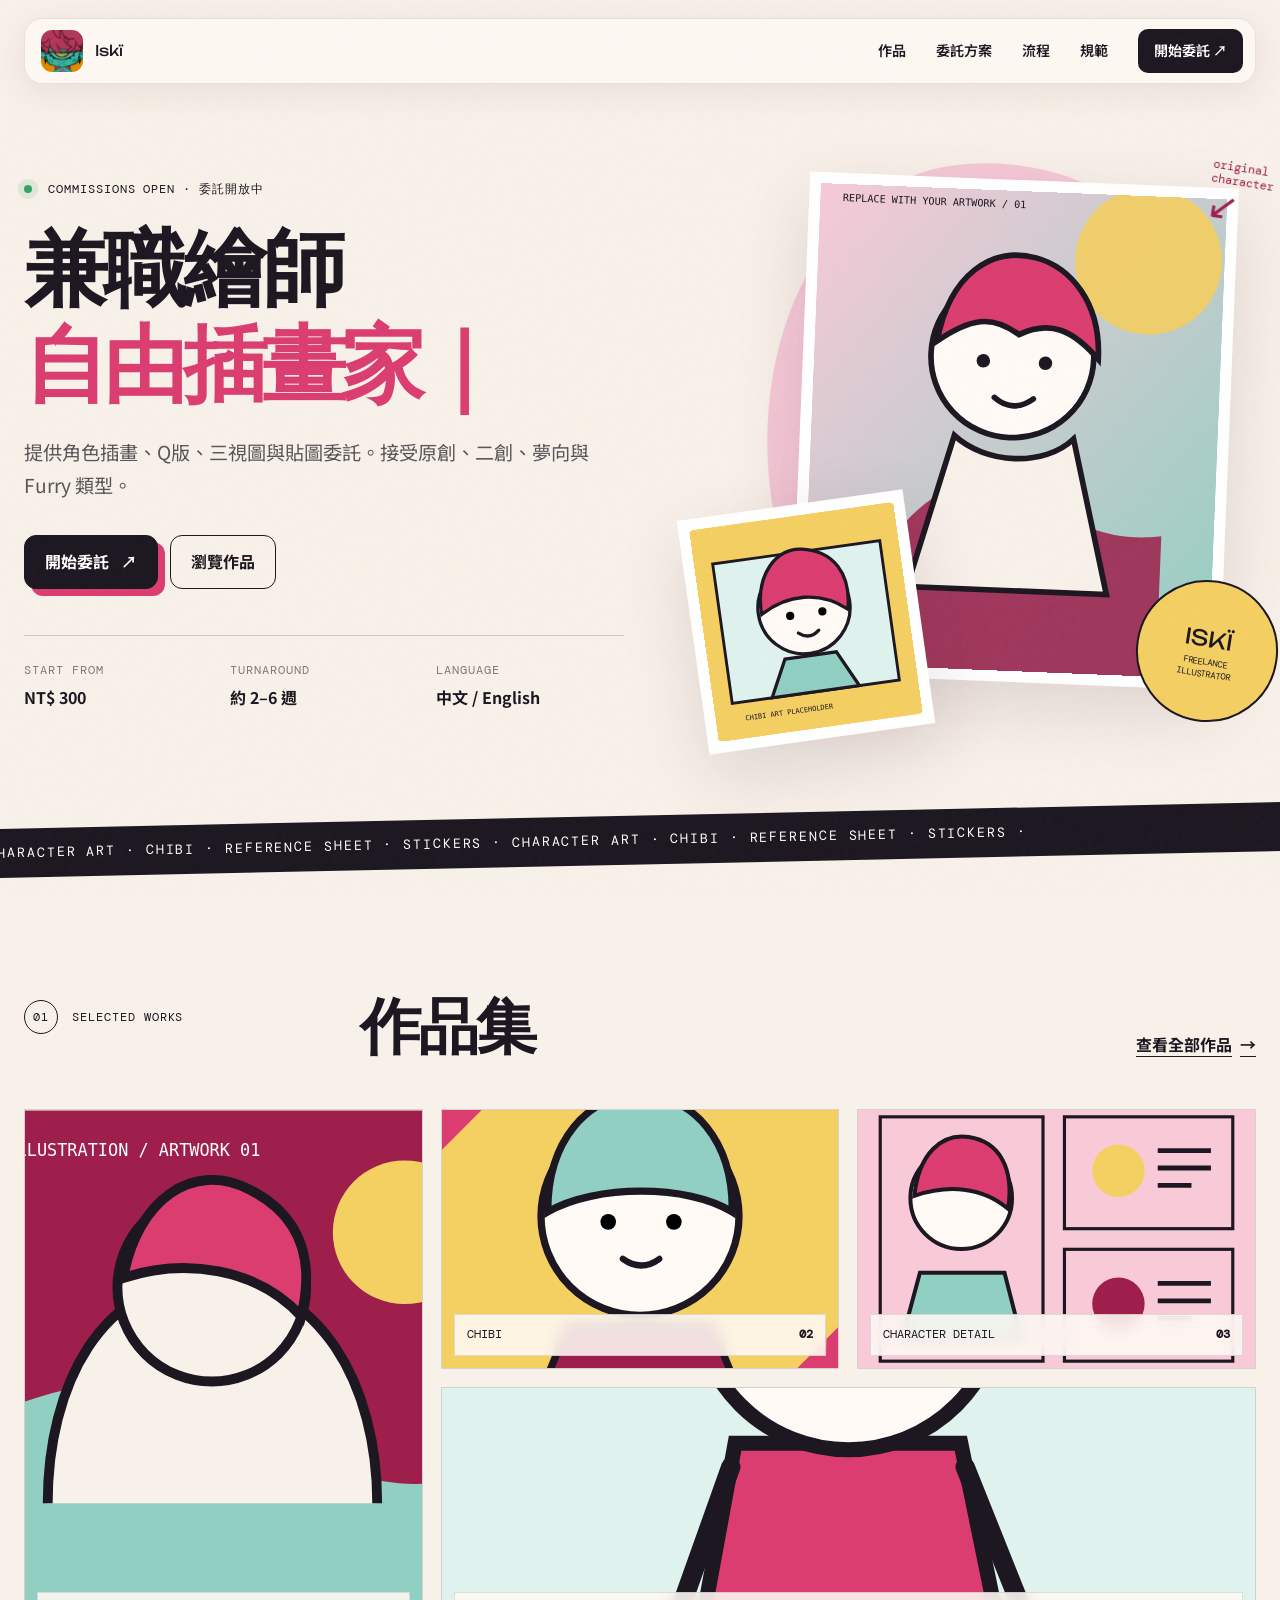
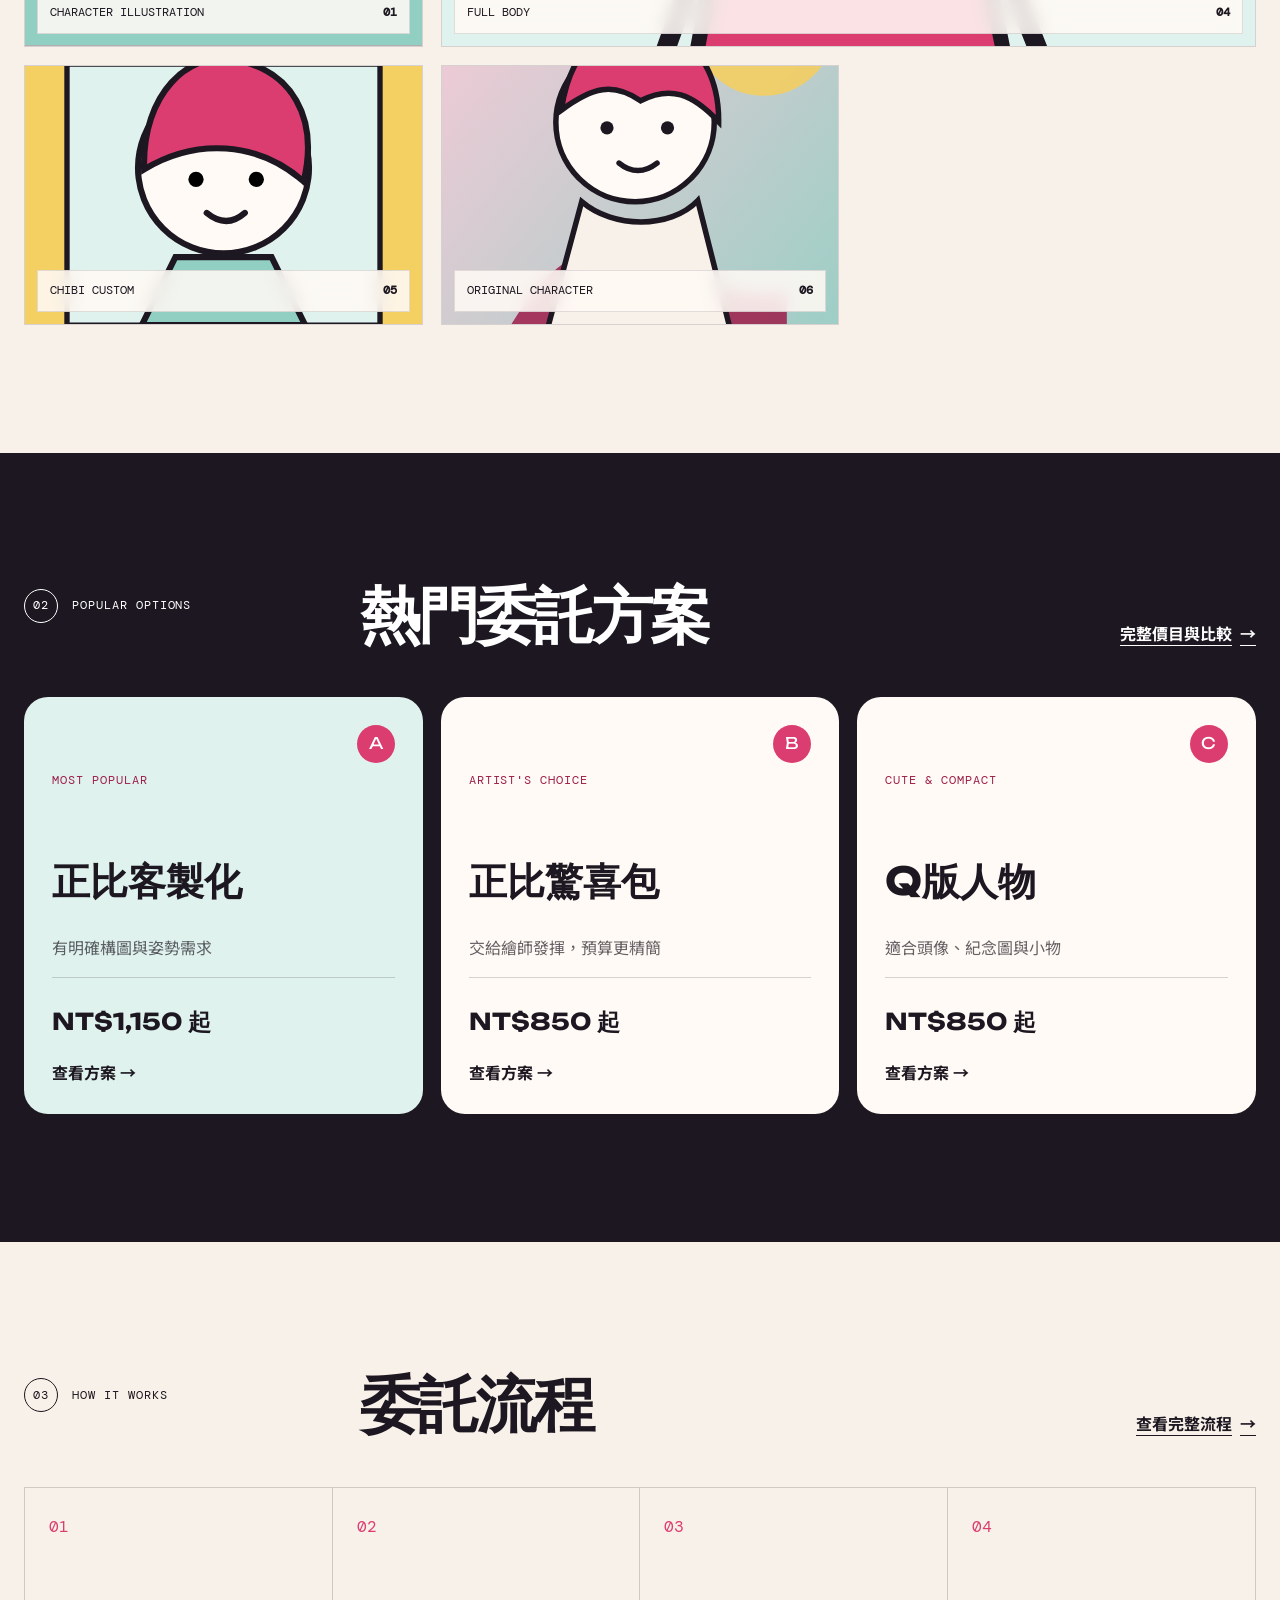
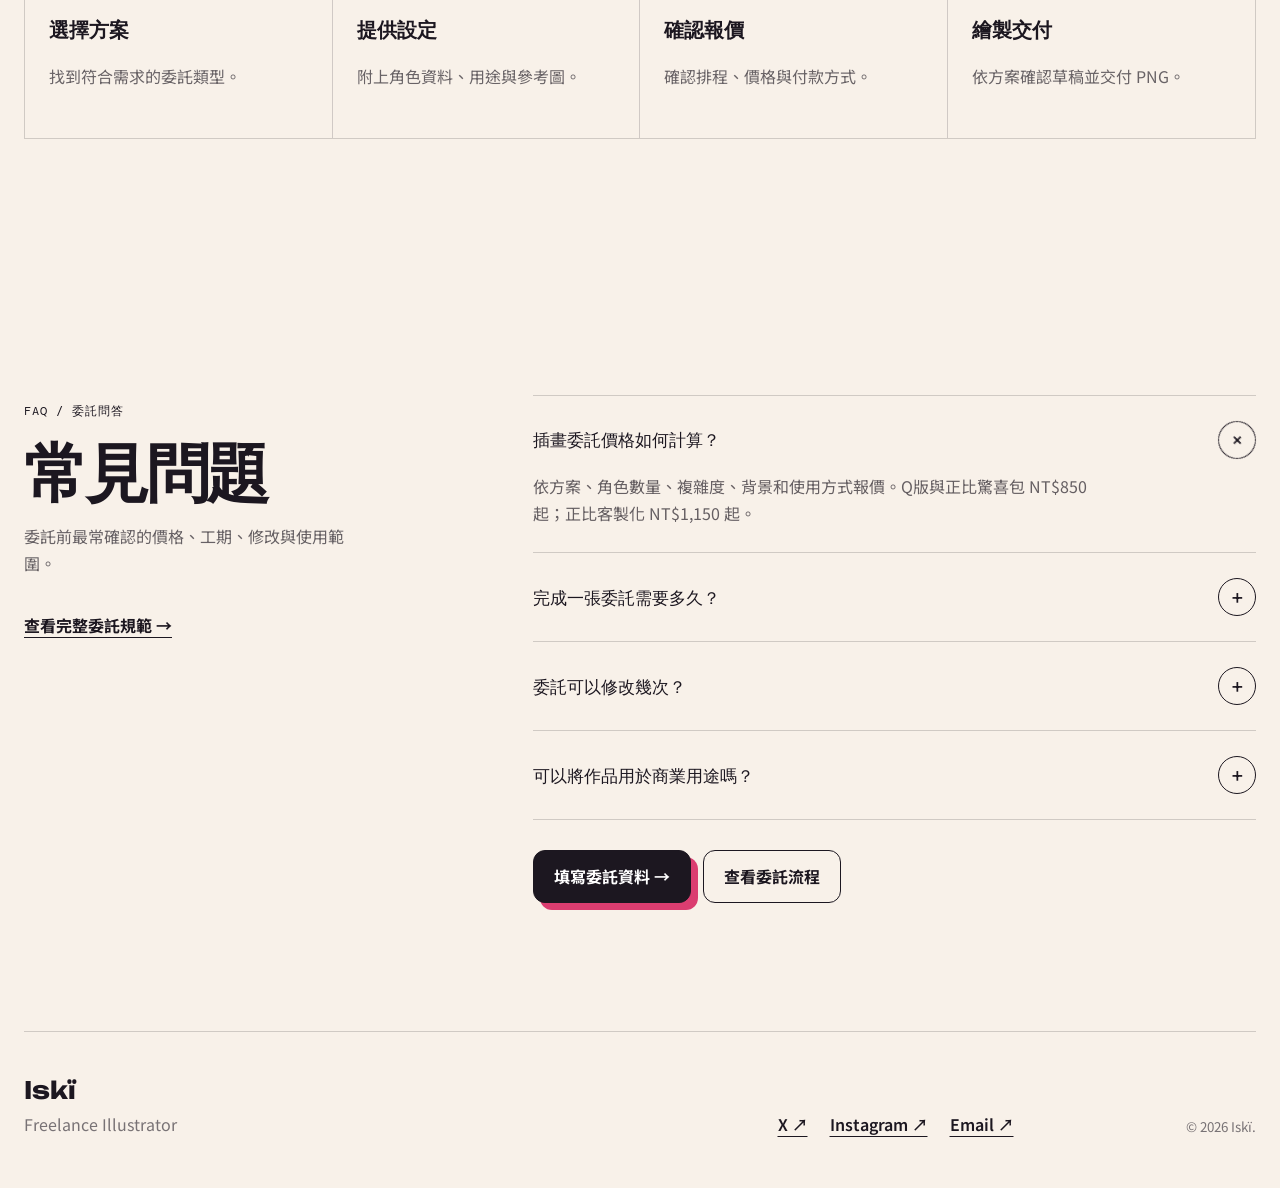
<file: index.html>
<!doctype html>
<html lang="zh-Hant">
<head>
<meta charset="utf-8">
<meta name="viewport" content="width=device-width,initial-scale=1">
<meta name="description" content="Iskï 角色插畫、Q版與角色設定委託。先看近期作品，再開始你的角色委託。">
<title>Iskï — Illustration Commissions</title>
<link rel="preconnect" href="https://fonts.googleapis.com">
<link rel="preconnect" href="https://fonts.gstatic.com" crossorigin>
<link href="https://fonts.googleapis.com/css2?family=DM+Mono:wght@400;500&family=Noto+Sans+TC:wght@400;500;600;700&family=Unbounded:wght@500;600&display=swap" rel="stylesheet">
<link rel="stylesheet" href="styles.css">
<script src="script.js" defer>
</script>
</head>
<body data-page="home">
<a class="skip-link" href="#main">跳到主要內容</a>
<div class="grain" aria-hidden="true">
</div>
<header class="site-header">
<a class="brand" href="index.html" aria-label="Iskï 首頁">
<img src="assets/avatar.png" alt="Iskï 插畫頭像" width="42" height="42">
<span>Iskï</span>
</a>
<button class="menu-toggle" type="button" aria-expanded="false" aria-controls="site-nav">
<span>
</span>
<span>
</span>
<span>
</span>
<span class="sr-only">開啟選單</span>
</button>
<nav id="site-nav" class="site-nav" aria-label="主要導覽">
<a data-nav="works" href="works.html">作品</a>
<a data-nav="commissions" href="commissions.html">委託方案</a>
<a data-nav="process" href="process.html">流程</a>
<a data-nav="rules" href="rules.html">規範</a>
<a class="nav-cta" href="start.html">開始委託 <span aria-hidden="true">↗</span>
</a>
</nav>
</header>
<main id="main">
  <section class="hero home-hero section-shell">
<div class="hero-copy reveal">
<div class="eyebrow">
<span class="status-dot">
</span> COMMISSIONS OPEN · 委託開放中</div>
<h1>兼職繪師<br>
<em>自由插畫家｜</em>
</h1>
<p class="hero-lead">提供角色插畫、Q版、三視圖與貼圖委託。接受原創、二創、夢向與 Furry 類型。</p>
<div class="hero-actions">
<a class="button button-primary" href="start.html">開始委託 <span aria-hidden="true">↗</span>
</a>
<a class="button button-ghost" href="works.html">瀏覽作品</a>
</div>
<dl class="hero-facts">
<div>
<dt>START FROM</dt>
<dd>NT$ 300</dd>
</div>
<div>
<dt>TURNAROUND</dt>
<dd>約 2–6 週</dd>
</div>
<div>
<dt>LANGUAGE</dt>
<dd>中文 / English</dd>
</div>
</dl>
</div>
  <div class="hero-art reveal" aria-label="Iskï 精選作品拼貼">
<div class="scribble" aria-hidden="true">original<br>character</div>
<figure class="art-frame art-main">
<img src="assets/art-hero.svg" alt="代表作品位置，請替換成 Iskï 最強主視覺作品">
</figure>
<figure class="art-frame art-small">
<img src="assets/art-chibi.svg" alt="Q版作品位置">
</figure>
<div class="art-stamp" aria-hidden="true">
<span>ISKÏ</span>
<small>FREELANCE<br>ILLUSTRATOR</small>
</div>
</div>
</section>
  <div class="ticker" aria-hidden="true">
<div>CHARACTER ART · CHIBI · REFERENCE SHEET · STICKERS · CHARACTER ART · CHIBI · REFERENCE SHEET · STICKERS ·</div>
</div>
  <section class="home-works section-shell section-pad">
<div class="compact-heading reveal">
<div>
<span class="section-no">01</span>
<span class="eyebrow">SELECTED WORKS</span>
</div>
<h2>作品集</h2>
<a class="text-link" href="works.html">查看全部作品 <span aria-hidden="true">→</span>
</a>
</div>
<div class="home-gallery">
<a class="work-tile tall reveal" href="works.html">
<img src="assets/art-01.svg" alt="正比角色插畫作品預留位置">
<span>Character Illustration <b>01</b>
</span>
</a>
<a class="work-tile reveal" href="works.html">
<img src="assets/art-03.svg" alt="Q版角色作品預留位置">
<span>Chibi <b>02</b>
</span>
</a>
<a class="work-tile reveal" href="works.html">
<img src="assets/art-04.svg" alt="角色設定作品預留位置">
<span>Character Detail <b>03</b>
</span>
</a>
<a class="work-tile wide reveal" href="works.html">
<img src="assets/art-02.svg" alt="全身角色插畫作品預留位置">
<span>Full Body <b>04</b>
</span>
</a>
<a class="work-tile reveal" href="works.html">
<img src="assets/art-chibi.svg" alt="Q版插畫作品預留位置">
<span>Chibi Custom <b>05</b>
</span>
</a>
<a class="work-tile reveal" href="works.html">
<img src="assets/art-hero.svg" alt="角色插畫作品預留位置">
<span>Original Character <b>06</b>
</span>
</a>
</div>
</section>
  <section class="home-services section-pad">
<div class="section-shell">
<div class="compact-heading light reveal">
<div>
<span class="section-no">02</span>
<span class="eyebrow">POPULAR OPTIONS</span>
</div>
<h2>熱門委託方案</h2>
<a class="text-link" href="commissions.html">完整價目與比較 <span aria-hidden="true">→</span>
</a>
</div>
<div class="home-service-grid">
<a class="home-service-card featured reveal" href="commissions.html#custom">
<span class="card-index">A</span>
<p class="service-en">MOST POPULAR</p>
<h3>正比客製化</h3>
<p>有明確構圖與姿勢需求</p>
<strong>NT$1,150 起</strong>
<i>查看方案 →</i>
</a>
<a class="home-service-card reveal" href="commissions.html#mystery">
<span class="card-index">B</span>
<p class="service-en">ARTIST'S CHOICE</p>
<h3>正比驚喜包</h3>
<p>交給繪師發揮，預算更精簡</p>
<strong>NT$850 起</strong>
<i>查看方案 →</i>
</a>
<a class="home-service-card reveal" href="commissions.html#chibi">
<span class="card-index">C</span>
<p class="service-en">CUTE & COMPACT</p>
<h3>Q版人物</h3>
<p>適合頭像、紀念圖與小物</p>
<strong>NT$850 起</strong>
<i>查看方案 →</i>
</a>
</div>
</div>
</section>
  <section class="home-process section-shell section-pad">
<div class="compact-heading reveal">
<div>
<span class="section-no">03</span>
<span class="eyebrow">HOW IT WORKS</span>
</div>
<h2>委託流程</h2>
<a class="text-link" href="process.html">查看完整流程 <span aria-hidden="true">→</span>
</a>
</div>
<ol class="mini-process">
<li class="reveal">
<span>01</span>
<strong>選擇方案</strong>
<p>找到符合需求的委託類型。</p>
</li>
<li class="reveal">
<span>02</span>
<strong>提供設定</strong>
<p>附上角色資料、用途與參考圖。</p>
</li>
<li class="reveal">
<span>03</span>
<strong>確認報價</strong>
<p>確認排程、價格與付款方式。</p>
</li>
<li class="reveal">
<span>04</span>
<strong>繪製交付</strong>
<p>依方案確認草稿並交付 PNG。</p>
</li>
</ol>
</section>
<section class="home-faq section-shell section-pad" aria-labelledby="faq-title">
<div class="faq-heading reveal">
<span class="eyebrow">FAQ / 委託問答</span>
<h2 id="faq-title">常見問題</h2>
<p>委託前最常確認的價格、工期、修改與使用範圍。</p>
<a class="text-link" href="rules.html">查看完整委託規範 →</a>
</div>
<div class="faq-list reveal">
<details open>
<summary>插畫委託價格如何計算？</summary>
<p>依方案、角色數量、複雜度、背景和使用方式報價。Q版與正比驚喜包 NT$850 起；正比客製化 NT$1,150 起。</p>
</details>
<details>
<summary>完成一張委託需要多久？</summary>
<p>小型圖約 3 週起，大型圖約 6 週起。實際時間會依目前排單、角色複雜度與修改情況確認。</p>
</details>
<details>
<summary>委託可以修改幾次？</summary>
<p>客製化方案草稿期間可修改 2 次，完稿後可調整顏色 2 次。驚喜包不提供草稿及修改，畫錯設定除外。</p>
</details>
<details>
<summary>可以將作品用於商業用途嗎？</summary>
<p>可以，但需在報價前說明用途。商業使用通常以個人非商用價格的 2.5–3 倍起計算。</p>
</details>
<div class="faq-actions">
<a class="button button-primary" href="start.html">填寫委託資料 →</a>
<a class="button button-ghost" href="process.html">查看委託流程</a>
</div>
</div>
</section>
</main>
<footer class="site-footer section-shell">
<div>
<strong>Iskï</strong>
<span>Freelance Illustrator</span>
</div>
<div class="social-links">
<a href="https://twitter.com/iskimxk" target="_blank" rel="noopener">X ↗</a>
<a href="https://www.instagram.com/iskimxk/" target="_blank" rel="noopener">Instagram ↗</a>
<a href="mailto:iskinanatw777@gmail.com">Email ↗</a>
</div>
<small>© 2026 Iskï.</small>
</footer>
</body>
</html>
</file>
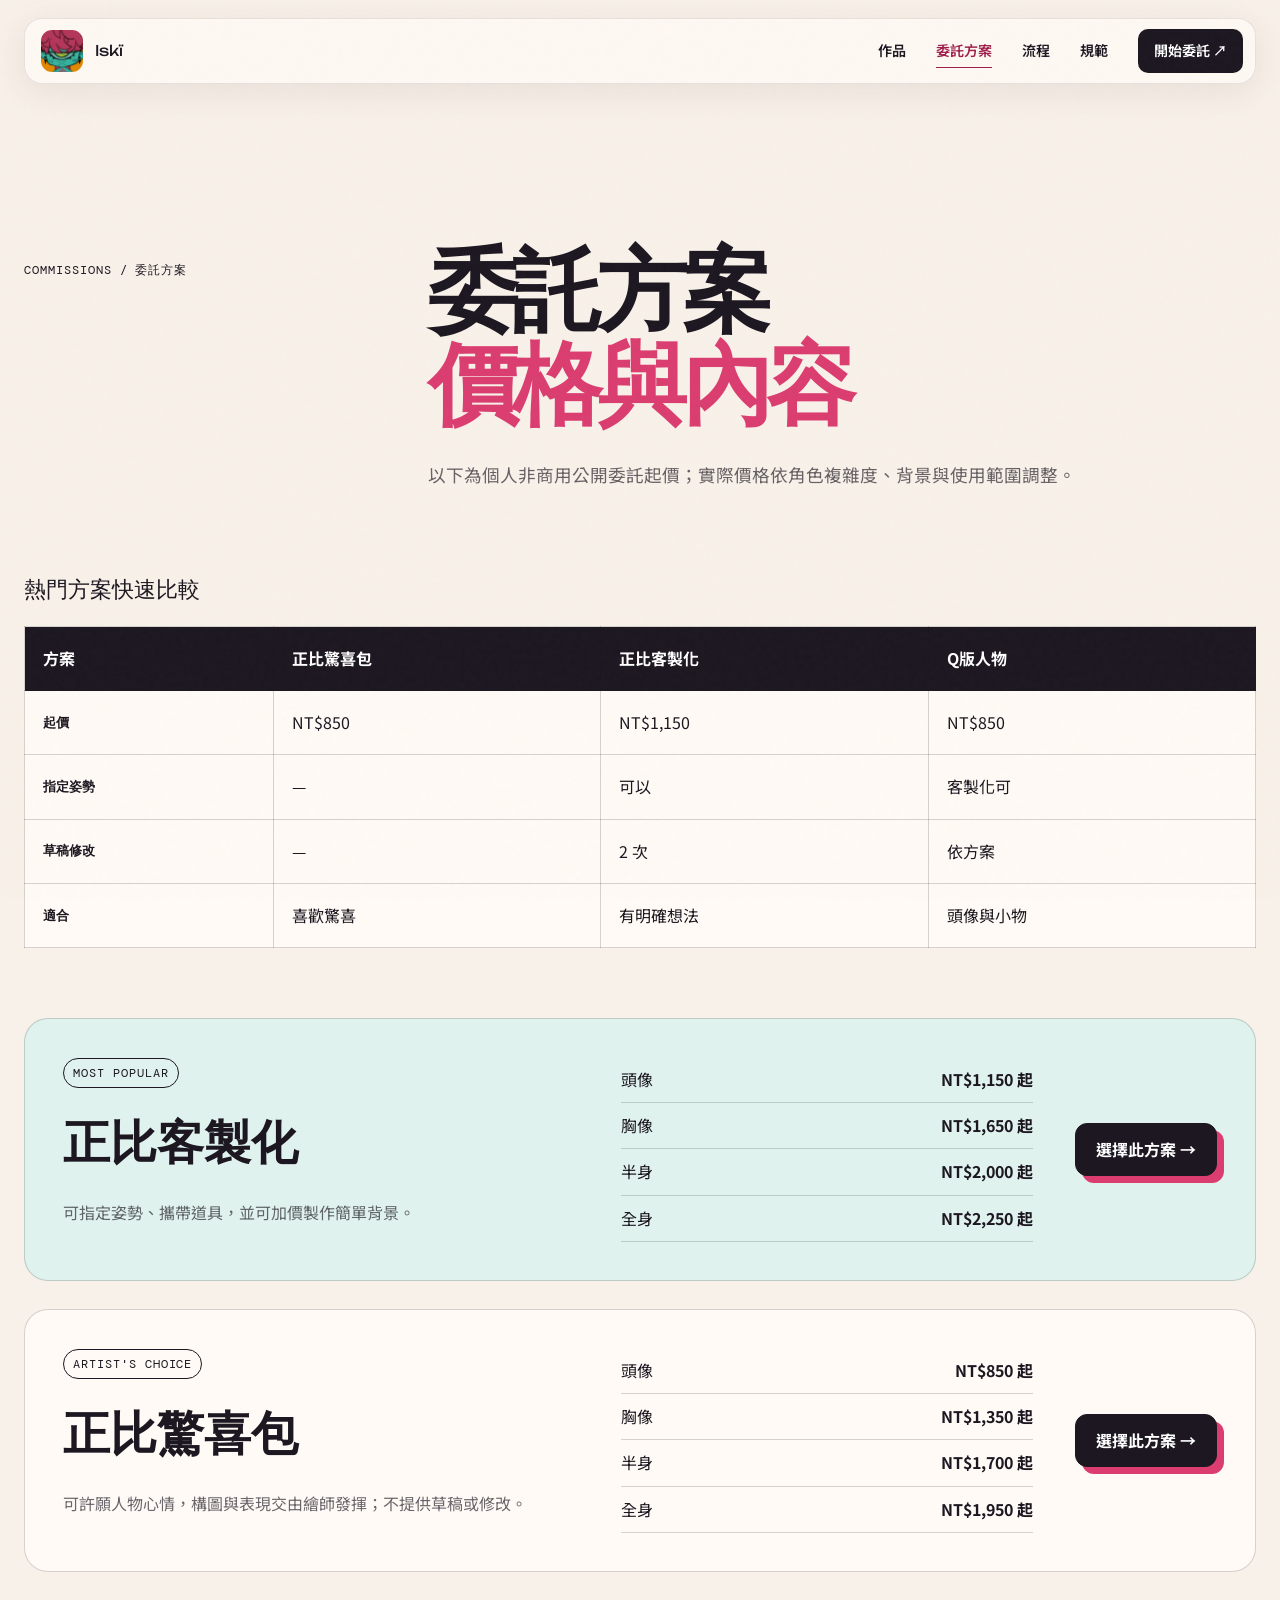
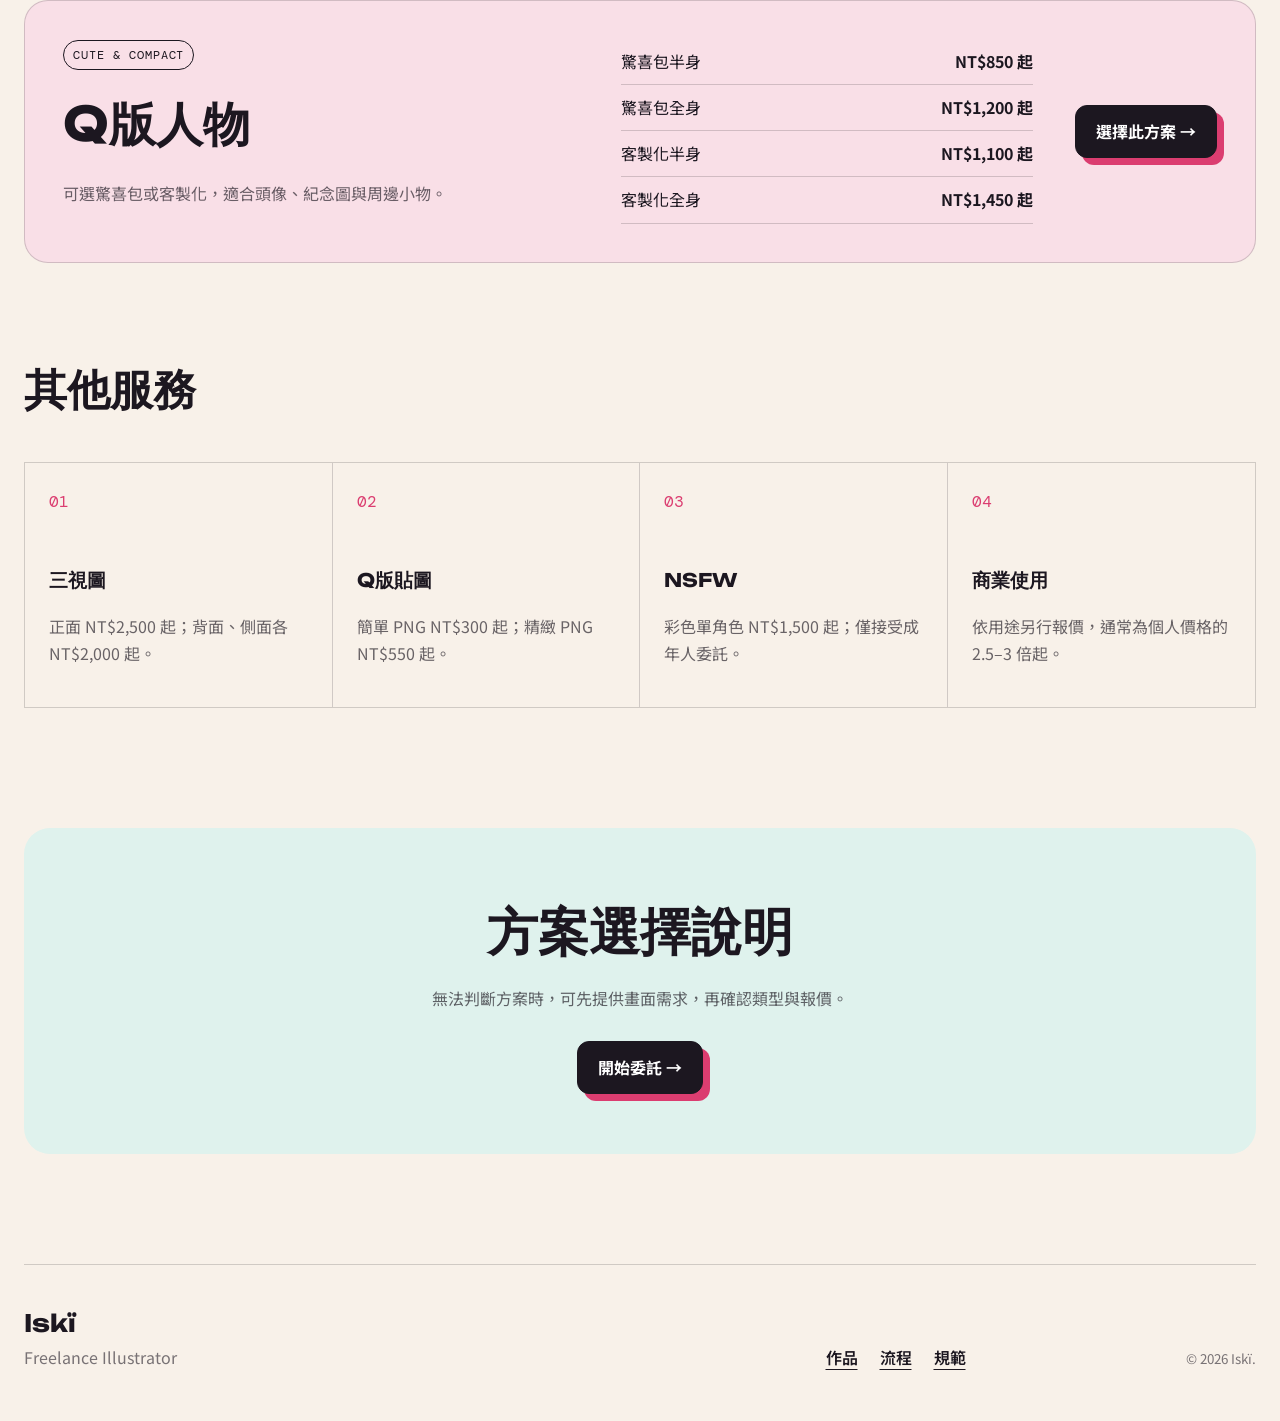
<file: commissions.html>
<!doctype html>
<html lang="zh-Hant">
<head>
<meta charset="utf-8">
<meta name="viewport" content="width=device-width,initial-scale=1">
<meta name="description" content="Iskï 插畫委託方案、價格與包含內容。">
<title>委託方案 — Iskï</title>
<link rel="preconnect" href="https://fonts.googleapis.com">
<link rel="preconnect" href="https://fonts.gstatic.com" crossorigin>
<link href="https://fonts.googleapis.com/css2?family=DM+Mono:wght@400;500&family=Noto+Sans+TC:wght@400;500;600;700&family=Unbounded:wght@500;600&display=swap" rel="stylesheet">
<link rel="stylesheet" href="styles.css">
<script src="script.js" defer>
</script>
</head>
<body data-page="commissions">
<a class="skip-link" href="#main">跳到主要內容</a>
<div class="grain" aria-hidden="true">
</div>
<header class="site-header">
<a class="brand" href="index.html">
<img src="assets/avatar.png" alt="Iskï 插畫頭像">
<span>Iskï</span>
</a>
<button class="menu-toggle" type="button" aria-expanded="false" aria-controls="site-nav">
<span>
</span>
<span>
</span>
<span>
</span>
<span class="sr-only">開啟選單</span>
</button>
<nav id="site-nav" class="site-nav" aria-label="主要導覽">
<a data-nav="works" href="works.html">作品</a>
<a data-nav="commissions" href="commissions.html">委託方案</a>
<a data-nav="process" href="process.html">流程</a>
<a data-nav="rules" href="rules.html">規範</a>
<a class="nav-cta" href="start.html">開始委託 ↗</a>
</nav>
</header>
<main id="main">
<section class="page-hero section-shell">
<span class="eyebrow">COMMISSIONS / 委託方案</span>
<h1>委託方案<br>
<em>價格與內容</em>
</h1>
<p>以下為個人非商用公開委託起價；實際價格依角色複雜度、背景與使用範圍調整。</p>
</section>
<section class="section-shell page-content">
<div class="comparison-wrap">
<table class="comparison">
<caption>熱門方案快速比較</caption>
<thead>
<tr>
<th>方案</th>
<th>正比驚喜包</th>
<th>正比客製化</th>
<th>Q版人物</th>
</tr>
</thead>
<tbody>
<tr>
<th>起價</th>
<td>NT$850</td>
<td>NT$1,150</td>
<td>NT$850</td>
</tr>
<tr>
<th>指定姿勢</th>
<td>—</td>
<td>可以</td>
<td>客製化可</td>
</tr>
<tr>
<th>草稿修改</th>
<td>—</td>
<td>2 次</td>
<td>依方案</td>
</tr>
<tr>
<th>適合</th>
<td>喜歡驚喜</td>
<td>有明確想法</td>
<td>頭像與小物</td>
</tr>
</tbody>
</table>
</div>
<div class="detail-cards">
<article id="custom" class="detail-card mint">
<div>
<span class="tag">MOST POPULAR</span>
<h2>正比客製化</h2>
<p>可指定姿勢、攜帶道具，並可加價製作簡單背景。</p>
</div>
<ul>
<li>頭像 <strong>NT$1,150 起</strong>
</li>
<li>胸像 <strong>NT$1,650 起</strong>
</li>
<li>半身 <strong>NT$2,000 起</strong>
</li>
<li>全身 <strong>NT$2,250 起</strong>
</li>
</ul>
<a class="button button-primary" href="start.html?plan=custom">選擇此方案 →</a>
</article>
<article id="mystery" class="detail-card">
<div>
<span class="tag">ARTIST'S CHOICE</span>
<h2>正比驚喜包</h2>
<p>可許願人物心情，構圖與表現交由繪師發揮；不提供草稿或修改。</p>
</div>
<ul>
<li>頭像 <strong>NT$850 起</strong>
</li>
<li>胸像 <strong>NT$1,350 起</strong>
</li>
<li>半身 <strong>NT$1,700 起</strong>
</li>
<li>全身 <strong>NT$1,950 起</strong>
</li>
</ul>
<a class="button button-primary" href="start.html?plan=mystery">選擇此方案 →</a>
</article>
<article id="chibi" class="detail-card pink">
<div>
<span class="tag">CUTE & COMPACT</span>
<h2>Q版人物</h2>
<p>可選驚喜包或客製化，適合頭像、紀念圖與周邊小物。</p>
</div>
<ul>
<li>驚喜包半身 <strong>NT$850 起</strong>
</li>
<li>驚喜包全身 <strong>NT$1,200 起</strong>
</li>
<li>客製化半身 <strong>NT$1,100 起</strong>
</li>
<li>客製化全身 <strong>NT$1,450 起</strong>
</li>
</ul>
<a class="button button-primary" href="start.html?plan=chibi">選擇此方案 →</a>
</article>
</div>
<div class="other-menu">
<h2>其他服務</h2>
<div>
<article>
<span>01</span>
<h3>三視圖</h3>
<p>正面 NT$2,500 起；背面、側面各 NT$2,000 起。</p>
</article>
<article>
<span>02</span>
<h3>Q版貼圖</h3>
<p>簡單 PNG NT$300 起；精緻 PNG NT$550 起。</p>
</article>
<article>
<span>03</span>
<h3>NSFW</h3>
<p>彩色單角色 NT$1,500 起；僅接受成年人委託。</p>
</article>
<article>
<span>04</span>
<h3>商業使用</h3>
<p>依用途另行報價，通常為個人價格的 2.5–3 倍起。</p>
</article>
</div>
</div>
</section>
<section class="simple-cta section-shell">
<h2>方案選擇說明</h2>
<p>無法判斷方案時，可先提供畫面需求，再確認類型與報價。</p>
<a class="button button-primary" href="start.html">開始委託 →</a>
</section>
</main>
<footer class="site-footer section-shell">
<div>
<strong>Iskï</strong>
<span>Freelance Illustrator</span>
</div>
<div class="social-links">
<a href="works.html">作品</a>
<a href="process.html">流程</a>
<a href="rules.html">規範</a>
</div>
<small>© 2026 Iskï.</small>
</footer>
</body>
</html>
</file>
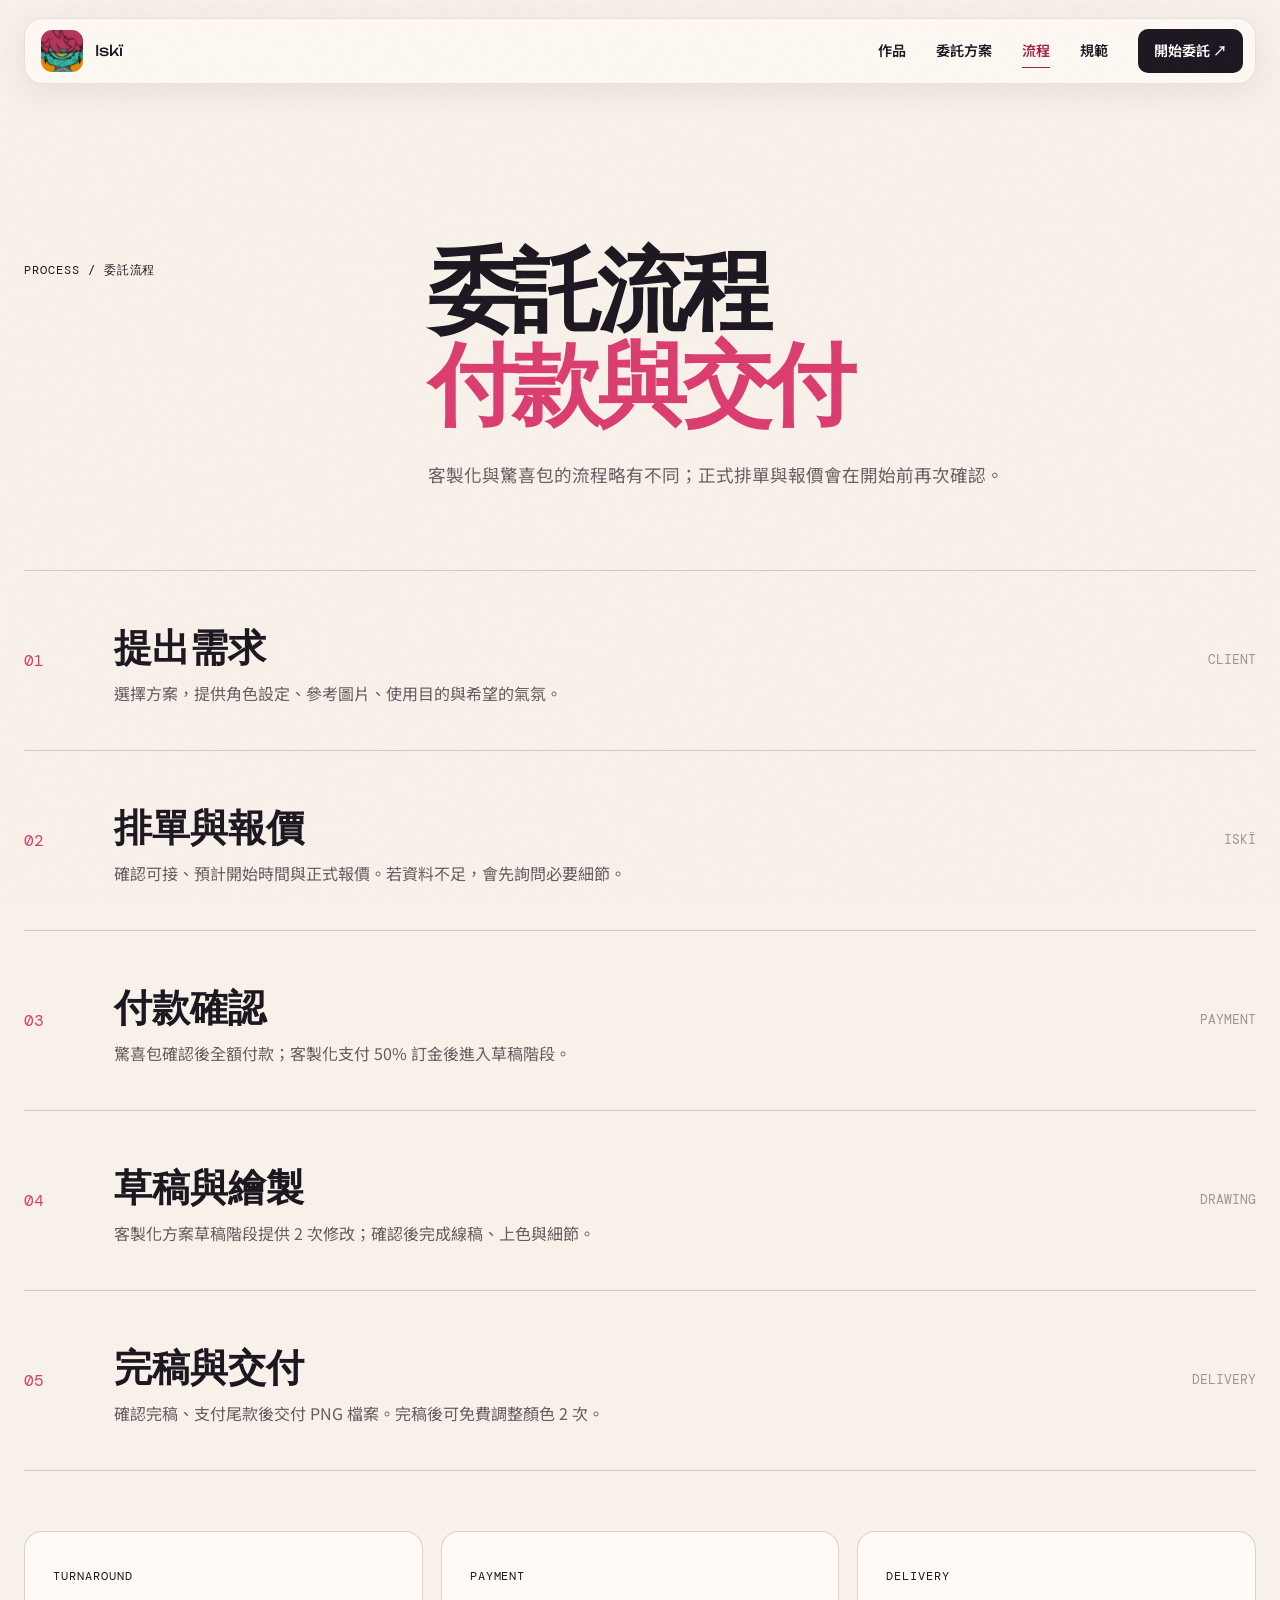
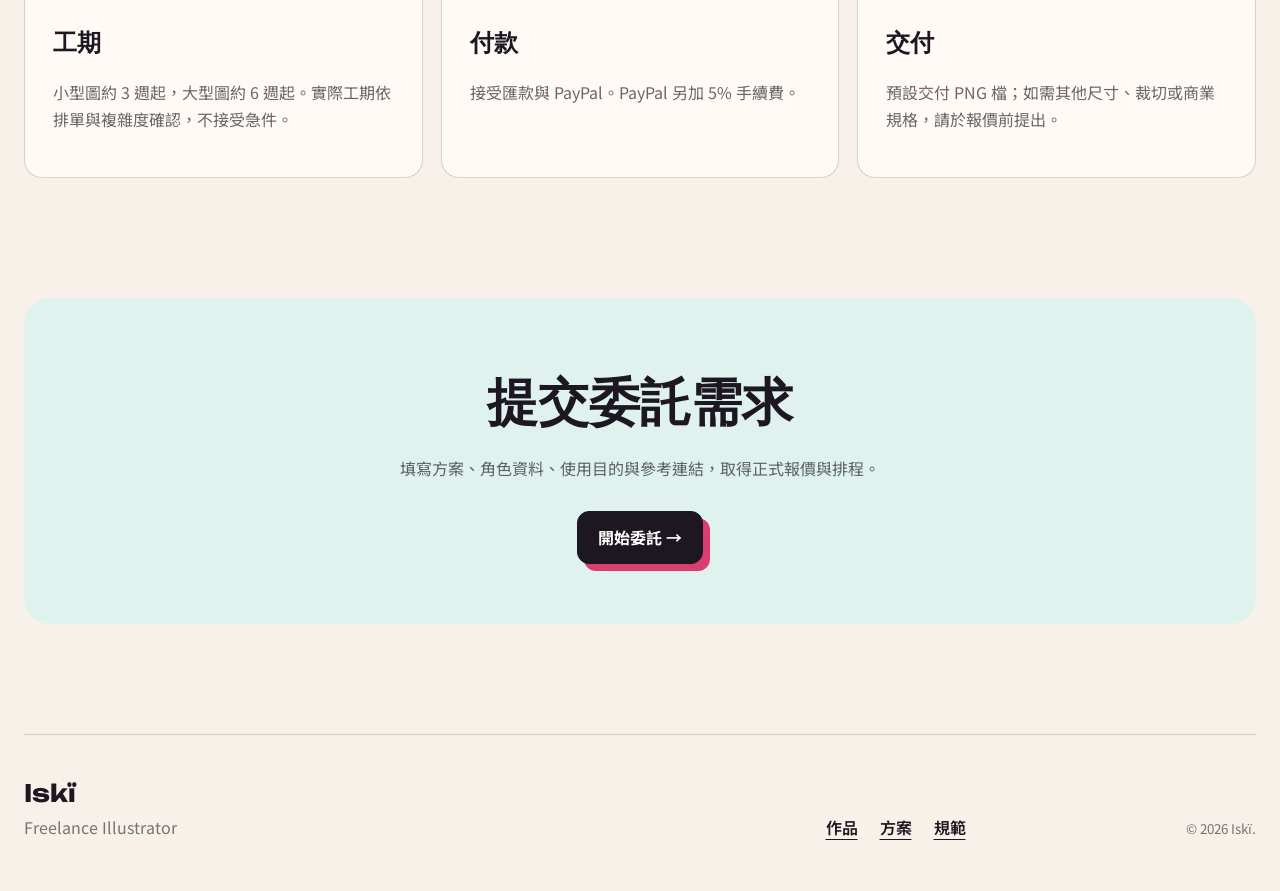
<file: process.html>
<!doctype html>
<html lang="zh-Hant">
<head>
<meta charset="utf-8">
<meta name="viewport" content="width=device-width,initial-scale=1">
<meta name="description" content="Iskï 插畫委託流程、工期與付款方式。">
<title>委託流程 — Iskï</title>
<link rel="preconnect" href="https://fonts.googleapis.com">
<link rel="preconnect" href="https://fonts.gstatic.com" crossorigin>
<link href="https://fonts.googleapis.com/css2?family=DM+Mono:wght@400;500&family=Noto+Sans+TC:wght@400;500;600;700&family=Unbounded:wght@500;600&display=swap" rel="stylesheet">
<link rel="stylesheet" href="styles.css">
<script src="script.js" defer>
</script>
</head>
<body data-page="process">
<a class="skip-link" href="#main">跳到主要內容</a>
<div class="grain" aria-hidden="true">
</div>
<header class="site-header">
<a class="brand" href="index.html">
<img src="assets/avatar.png" alt="Iskï 插畫頭像">
<span>Iskï</span>
</a>
<button class="menu-toggle" type="button" aria-expanded="false" aria-controls="site-nav">
<span>
</span>
<span>
</span>
<span>
</span>
<span class="sr-only">開啟選單</span>
</button>
<nav id="site-nav" class="site-nav" aria-label="主要導覽">
<a data-nav="works" href="works.html">作品</a>
<a data-nav="commissions" href="commissions.html">委託方案</a>
<a data-nav="process" href="process.html">流程</a>
<a data-nav="rules" href="rules.html">規範</a>
<a class="nav-cta" href="start.html">開始委託 ↗</a>
</nav>
</header>
<main id="main">
<section class="page-hero section-shell">
<span class="eyebrow">PROCESS / 委託流程</span>
<h1>委託流程<br>
<em>付款與交付</em>
</h1>
<p>客製化與驚喜包的流程略有不同；正式排單與報價會在開始前再次確認。</p>
</section>
<section class="section-shell page-content">
<ol class="process-list large">
<li>
<span>01</span>
<div>
<h2>提出需求</h2>
<p>選擇方案，提供角色設定、參考圖片、使用目的與希望的氣氛。</p>
</div>
<small>CLIENT</small>
</li>
<li>
<span>02</span>
<div>
<h2>排單與報價</h2>
<p>確認可接、預計開始時間與正式報價。若資料不足，會先詢問必要細節。</p>
</div>
<small>ISKÏ</small>
</li>
<li>
<span>03</span>
<div>
<h2>付款確認</h2>
<p>驚喜包確認後全額付款；客製化支付 50% 訂金後進入草稿階段。</p>
</div>
<small>PAYMENT</small>
</li>
<li>
<span>04</span>
<div>
<h2>草稿與繪製</h2>
<p>客製化方案草稿階段提供 2 次修改；確認後完成線稿、上色與細節。</p>
</div>
<small>DRAWING</small>
</li>
<li>
<span>05</span>
<div>
<h2>完稿與交付</h2>
<p>確認完稿、支付尾款後交付 PNG 檔案。完稿後可免費調整顏色 2 次。</p>
</div>
<small>DELIVERY</small>
</li>
</ol>
<div class="info-grid">
<article>
<span class="eyebrow">TURNAROUND</span>
<h3>工期</h3>
<p>小型圖約 3 週起，大型圖約 6 週起。實際工期依排單與複雜度確認，不接受急件。</p>
</article>
<article>
<span class="eyebrow">PAYMENT</span>
<h3>付款</h3>
<p>接受匯款與 PayPal。PayPal 另加 5% 手續費。</p>
</article>
<article>
<span class="eyebrow">DELIVERY</span>
<h3>交付</h3>
<p>預設交付 PNG 檔；如需其他尺寸、裁切或商業規格，請於報價前提出。</p>
</article>
</div>
</section>
<section class="simple-cta section-shell">
<h2>提交委託需求</h2>
<p>填寫方案、角色資料、使用目的與參考連結，取得正式報價與排程。</p>
<a class="button button-primary" href="start.html">開始委託 →</a>
</section>
</main>
<footer class="site-footer section-shell">
<div>
<strong>Iskï</strong>
<span>Freelance Illustrator</span>
</div>
<div class="social-links">
<a href="works.html">作品</a>
<a href="commissions.html">方案</a>
<a href="rules.html">規範</a>
</div>
<small>© 2026 Iskï.</small>
</footer>
</body>
</html>
</file>
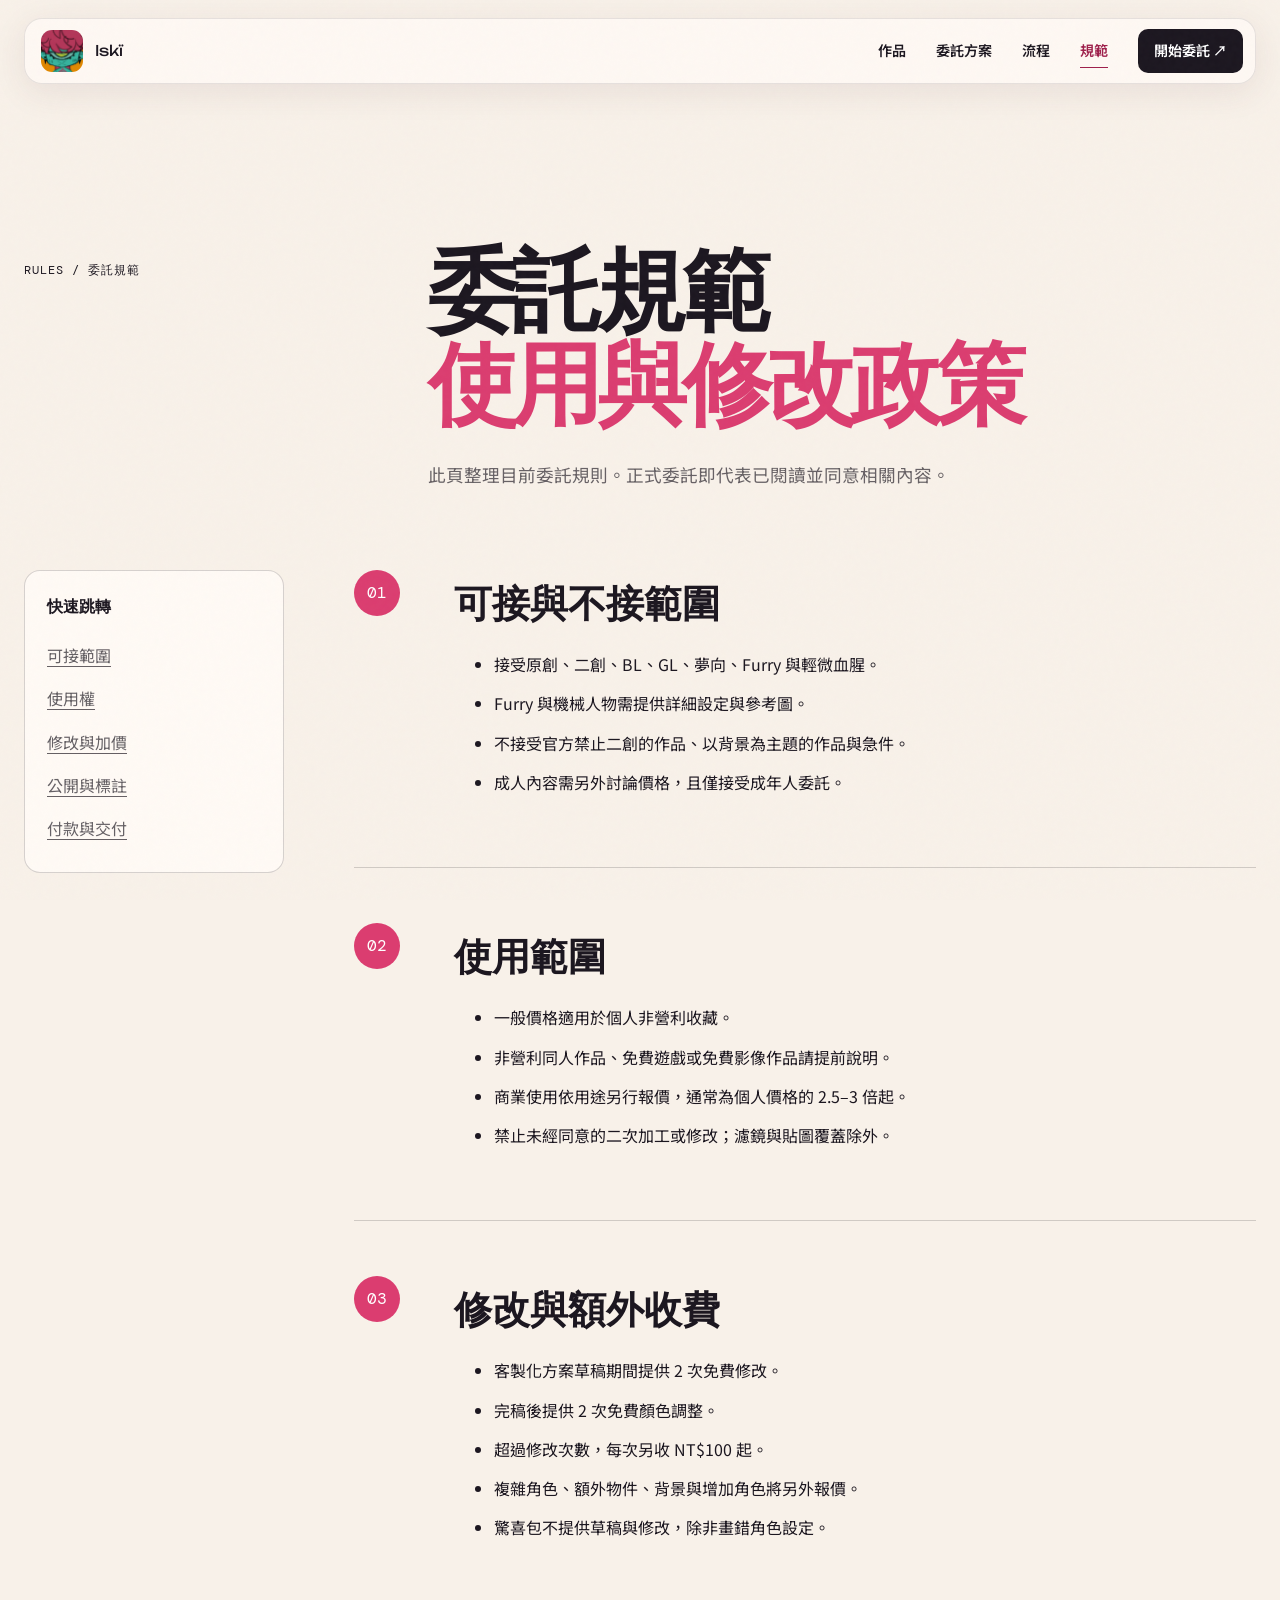
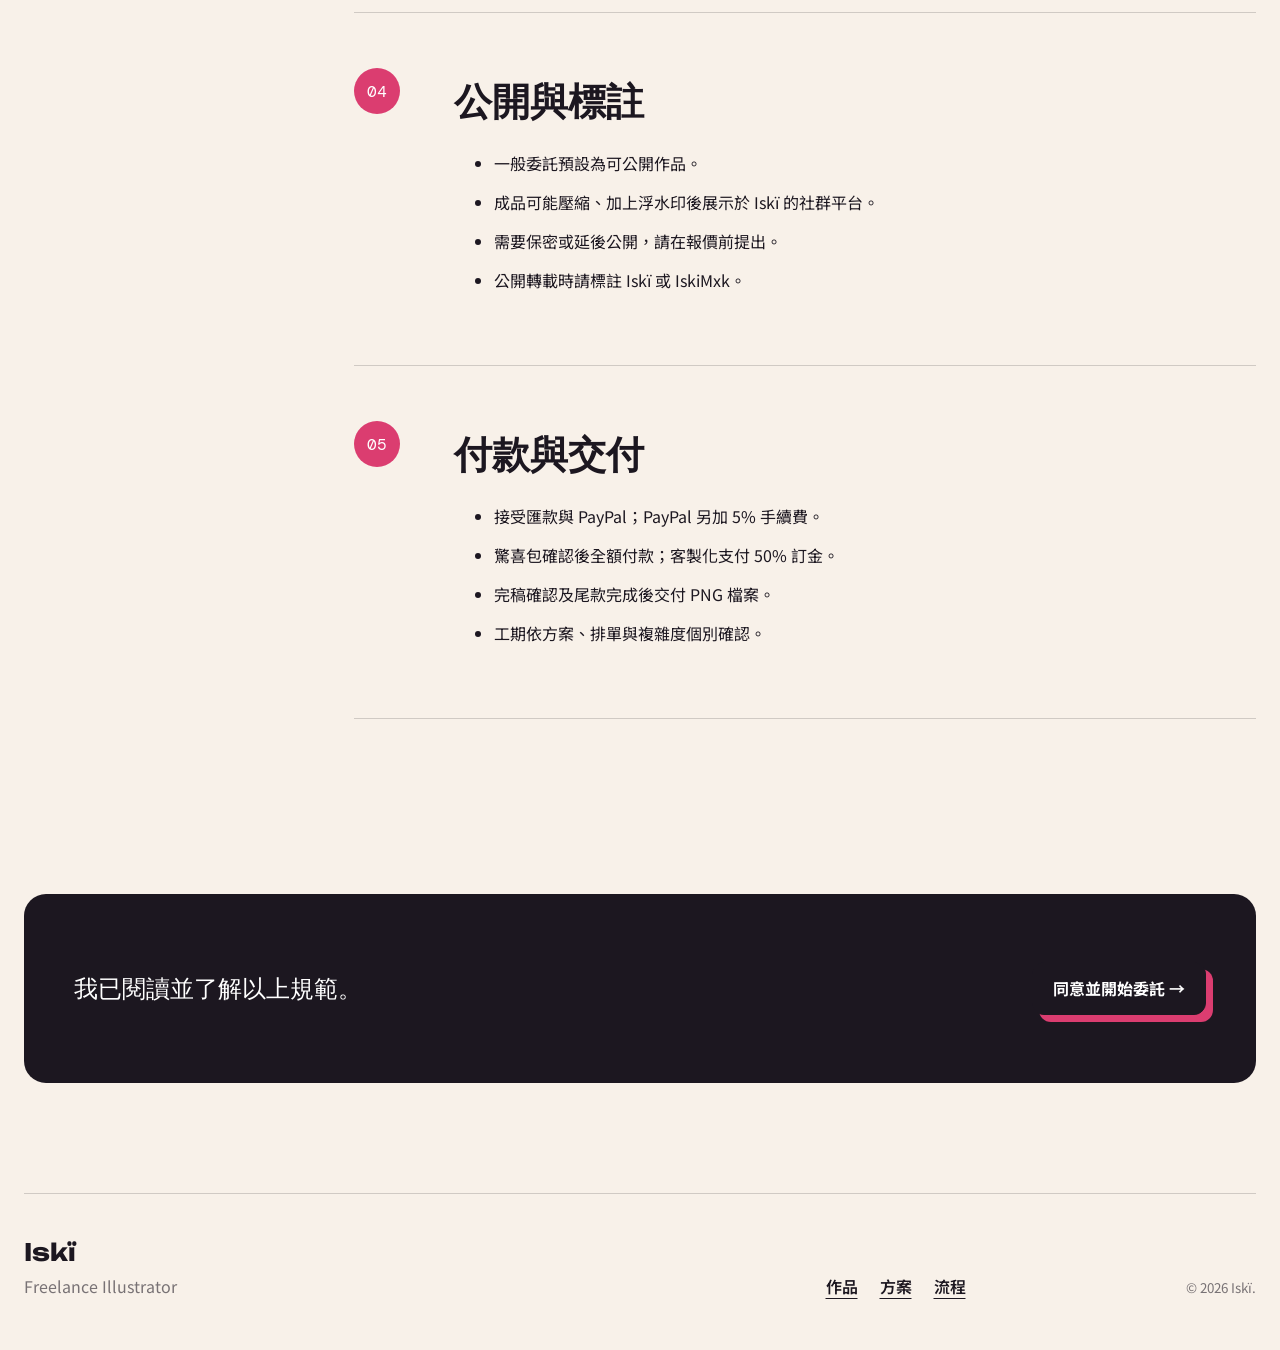
<file: rules.html>
<!doctype html>
<html lang="zh-Hant">
<head>
<meta charset="utf-8">
<meta name="viewport" content="width=device-width,initial-scale=1">
<meta name="description" content="Iskï 插畫委託規範、使用範圍與修改政策。">
<title>委託規範 — Iskï</title>
<link rel="preconnect" href="https://fonts.googleapis.com">
<link rel="preconnect" href="https://fonts.gstatic.com" crossorigin>
<link href="https://fonts.googleapis.com/css2?family=DM+Mono:wght@400;500&family=Noto+Sans+TC:wght@400;500;600;700&family=Unbounded:wght@500;600&display=swap" rel="stylesheet">
<link rel="stylesheet" href="styles.css">
<script src="script.js" defer>
</script>
</head>
<body data-page="rules">
<a class="skip-link" href="#main">跳到主要內容</a>
<div class="grain" aria-hidden="true">
</div>
<header class="site-header">
<a class="brand" href="index.html">
<img src="assets/avatar.png" alt="Iskï 插畫頭像">
<span>Iskï</span>
</a>
<button class="menu-toggle" type="button" aria-expanded="false" aria-controls="site-nav">
<span>
</span>
<span>
</span>
<span>
</span>
<span class="sr-only">開啟選單</span>
</button>
<nav id="site-nav" class="site-nav" aria-label="主要導覽">
<a data-nav="works" href="works.html">作品</a>
<a data-nav="commissions" href="commissions.html">委託方案</a>
<a data-nav="process" href="process.html">流程</a>
<a data-nav="rules" href="rules.html">規範</a>
<a class="nav-cta" href="start.html">開始委託 ↗</a>
</nav>
</header>
<main id="main">
<section class="page-hero section-shell">
<span class="eyebrow">RULES / 委託規範</span>
<h1>委託規範<br>
<em>使用與修改政策</em>
</h1>
<p>此頁整理目前委託規則。正式委託即代表已閱讀並同意相關內容。</p>
</section>
<section class="section-shell page-content rules-page">
<aside>
<strong>快速跳轉</strong>
<a href="#scope">可接範圍</a>
<a href="#usage">使用權</a>
<a href="#changes">修改與加價</a>
<a href="#public">公開與標註</a>
<a href="#payment">付款與交付</a>
</aside>
<div class="rule-sections">
<section id="scope">
<span>01</span>
<div>
<h2>可接與不接範圍</h2>
<ul>
<li>接受原創、二創、BL、GL、夢向、Furry 與輕微血腥。</li>
<li>Furry 與機械人物需提供詳細設定與參考圖。</li>
<li>不接受官方禁止二創的作品、以背景為主題的作品與急件。</li>
<li>成人內容需另外討論價格，且僅接受成年人委託。</li>
</ul>
</div>
</section>
<section id="usage">
<span>02</span>
<div>
<h2>使用範圍</h2>
<ul>
<li>一般價格適用於個人非營利收藏。</li>
<li>非營利同人作品、免費遊戲或免費影像作品請提前說明。</li>
<li>商業使用依用途另行報價，通常為個人價格的 2.5–3 倍起。</li>
<li>禁止未經同意的二次加工或修改；濾鏡與貼圖覆蓋除外。</li>
</ul>
</div>
</section>
<section id="changes">
<span>03</span>
<div>
<h2>修改與額外收費</h2>
<ul>
<li>客製化方案草稿期間提供 2 次免費修改。</li>
<li>完稿後提供 2 次免費顏色調整。</li>
<li>超過修改次數，每次另收 NT$100 起。</li>
<li>複雜角色、額外物件、背景與增加角色將另外報價。</li>
<li>驚喜包不提供草稿與修改，除非畫錯角色設定。</li>
</ul>
</div>
</section>
<section id="public">
<span>04</span>
<div>
<h2>公開與標註</h2>
<ul>
<li>一般委託預設為可公開作品。</li>
<li>成品可能壓縮、加上浮水印後展示於 Iskï 的社群平台。</li>
<li>需要保密或延後公開，請在報價前提出。</li>
<li>公開轉載時請標註 Iskï 或 IskiMxk。</li>
</ul>
</div>
</section>
<section id="payment">
<span>05</span>
<div>
<h2>付款與交付</h2>
<ul>
<li>接受匯款與 PayPal；PayPal 另加 5% 手續費。</li>
<li>驚喜包確認後全額付款；客製化支付 50% 訂金。</li>
<li>完稿確認及尾款完成後交付 PNG 檔案。</li>
<li>工期依方案、排單與複雜度個別確認。</li>
</ul>
</div>
</section>
</div>
</section>
<section class="acknowledge section-shell">
<p>我已閱讀並了解以上規範。</p>
<a class="button button-primary" href="start.html">同意並開始委託 →</a>
</section>
</main>
<footer class="site-footer section-shell">
<div>
<strong>Iskï</strong>
<span>Freelance Illustrator</span>
</div>
<div class="social-links">
<a href="works.html">作品</a>
<a href="commissions.html">方案</a>
<a href="process.html">流程</a>
</div>
<small>© 2026 Iskï.</small>
</footer>
</body>
</html>
</file>
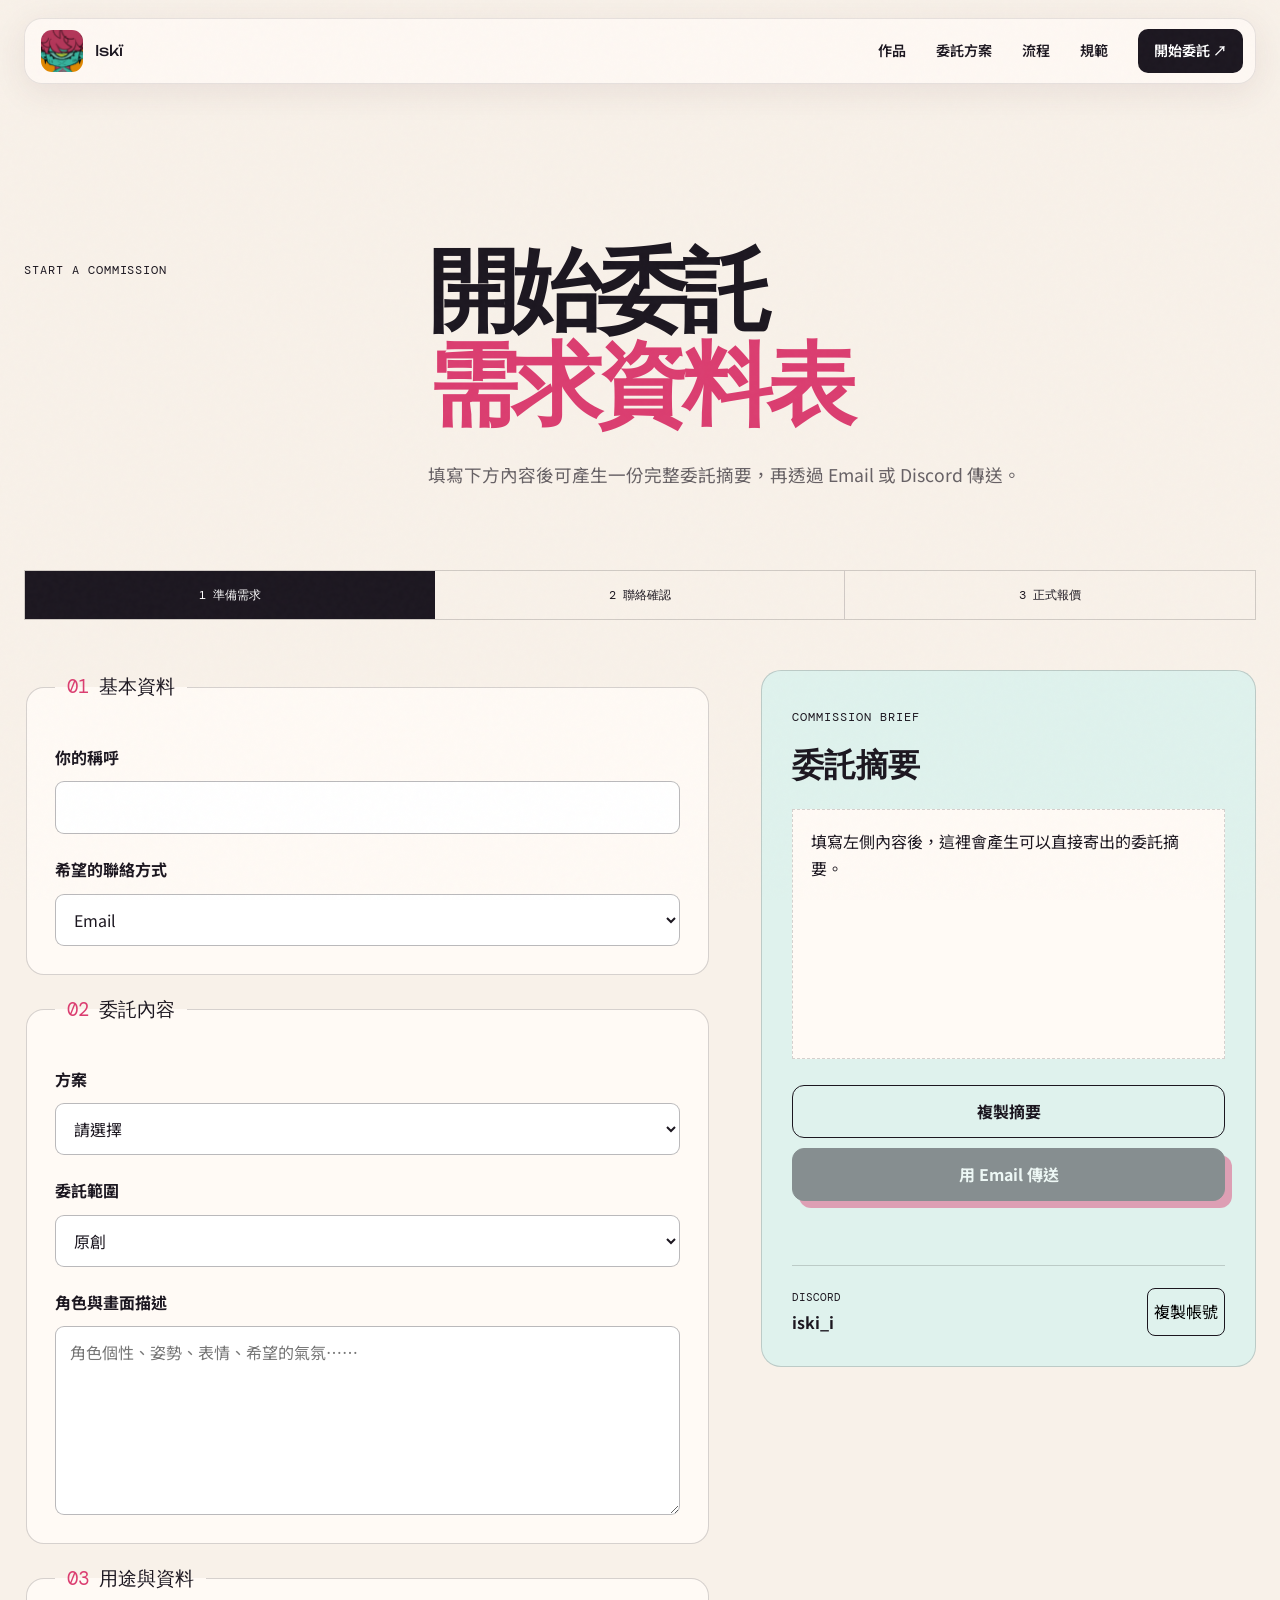
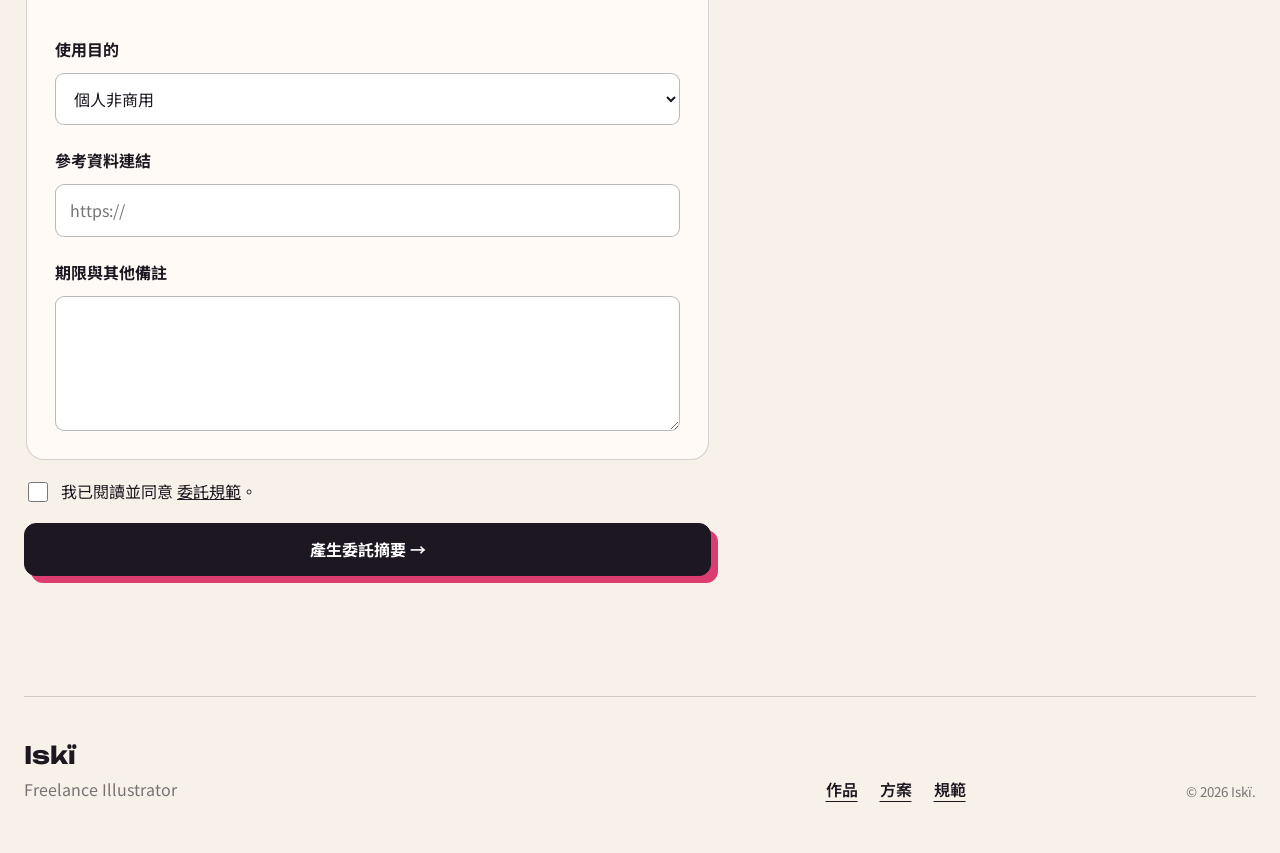
<file: start.html>
<!doctype html>
<html lang="zh-Hant">
<head>
<meta charset="utf-8">
<meta name="viewport" content="width=device-width,initial-scale=1">
<meta name="description" content="開始 Iskï 插畫委託，整理角色資料與需求。">
<title>開始委託 — Iskï</title>
<link rel="preconnect" href="https://fonts.googleapis.com">
<link rel="preconnect" href="https://fonts.gstatic.com" crossorigin>
<link href="https://fonts.googleapis.com/css2?family=DM+Mono:wght@400;500&family=Noto+Sans+TC:wght@400;500;600;700&family=Unbounded:wght@500;600&display=swap" rel="stylesheet">
<link rel="stylesheet" href="styles.css">
<script src="script.js" defer>
</script>
</head>
<body data-page="start">
<a class="skip-link" href="#main">跳到主要內容</a>
<div class="grain" aria-hidden="true">
</div>
<header class="site-header">
<a class="brand" href="index.html">
<img src="assets/avatar.png" alt="Iskï 插畫頭像">
<span>Iskï</span>
</a>
<button class="menu-toggle" type="button" aria-expanded="false" aria-controls="site-nav">
<span>
</span>
<span>
</span>
<span>
</span>
<span class="sr-only">開啟選單</span>
</button>
<nav id="site-nav" class="site-nav" aria-label="主要導覽">
<a data-nav="works" href="works.html">作品</a>
<a data-nav="commissions" href="commissions.html">委託方案</a>
<a data-nav="process" href="process.html">流程</a>
<a data-nav="rules" href="rules.html">規範</a>
<a class="nav-cta active" aria-current="page" href="start.html">開始委託 ↗</a>
</nav>
</header>
<main id="main">
<section class="page-hero section-shell">
<span class="eyebrow">START A COMMISSION</span>
<h1>開始委託<br>
<em>需求資料表</em>
</h1>
<p>填寫下方內容後可產生一份完整委託摘要，再透過 Email 或 Discord 傳送。</p>
</section>
<section class="section-shell page-content start-layout">
<div class="start-progress" aria-label="委託步驟">
<span class="current">1 準備需求</span>
<span>2 聯絡確認</span>
<span>3 正式報價</span>
</div>
<form class="commission-form" id="commission-form">
<fieldset>
<legend>
<span>01</span>基本資料</legend>
<label for="client-name">你的稱呼</label>
<input id="client-name" name="name" required autocomplete="name">
<label for="contact-way">希望的聯絡方式</label>
<select id="contact-way" name="contact">
<option>Email</option>
<option>Discord</option>
<option>Instagram</option>
<option>X</option>
</select>
</fieldset>
<fieldset>
<legend>
<span>02</span>委託內容</legend>
<label for="plan">方案</label>
<select id="plan" name="plan" required>
<option value="">請選擇</option>
<option value="正比客製化">正比客製化</option>
<option value="正比驚喜包">正比驚喜包</option>
<option value="Q版人物">Q版人物</option>
<option value="三視圖">三視圖</option>
<option value="Q版貼圖">Q版貼圖</option>
<option value="其他／不確定">其他／不確定</option>
</select>
<label for="scope">委託範圍</label>
<select id="scope" name="scope">
<option>原創</option>
<option>二創</option>
<option>BL</option>
<option>GL</option>
<option>夢向</option>
<option>Furry</option>
<option>血腥</option>
<option>其他</option>
</select>
<label for="description">角色與畫面描述</label>
<textarea id="description" name="description" rows="6" required placeholder="角色個性、姿勢、表情、希望的氣氛……">
</textarea>
</fieldset>
<fieldset>
<legend>
<span>03</span>用途與資料</legend>
<label for="usage">使用目的</label>
<select id="usage" name="usage">
<option>個人非商用</option>
<option>非營利同人</option>
<option>商業使用</option>
<option>不確定</option>
</select>
<label for="reference">參考資料連結</label>
<input id="reference" name="reference" type="url" placeholder="https://">
<label for="notes">期限與其他備註</label>
<textarea id="notes" name="notes" rows="4">
</textarea>
</fieldset>
<label class="check-row">
<input type="checkbox" required>
<span>我已閱讀並同意<a href="rules.html">委託規範</a>。</span>
</label>
<button class="button button-primary form-submit" type="submit">產生委託摘要 →</button>
</form>
<aside class="brief-preview">
<span class="eyebrow">COMMISSION BRIEF</span>
<h2>委託摘要</h2>
<pre id="brief-output">填寫左側內容後，這裡會產生可以直接寄出的委託摘要。</pre>
<button class="button button-ghost" type="button" data-copy-brief disabled>複製摘要</button>
<a class="button button-primary disabled" id="email-brief" aria-disabled="true" href="#">用 Email 傳送</a>
<p class="copy-status" role="status" aria-live="polite">
</p>
<div class="discord-box">
<span>DISCORD</span>
<strong>iski_i</strong>
<button type="button" data-copy="iski_i">複製帳號</button>
</div>
</aside>
</section>
</main>
<footer class="site-footer section-shell">
<div>
<strong>Iskï</strong>
<span>Freelance Illustrator</span>
</div>
<div class="social-links">
<a href="works.html">作品</a>
<a href="commissions.html">方案</a>
<a href="rules.html">規範</a>
</div>
<small>© 2026 Iskï.</small>
</footer>
</body>
</html>
</file>
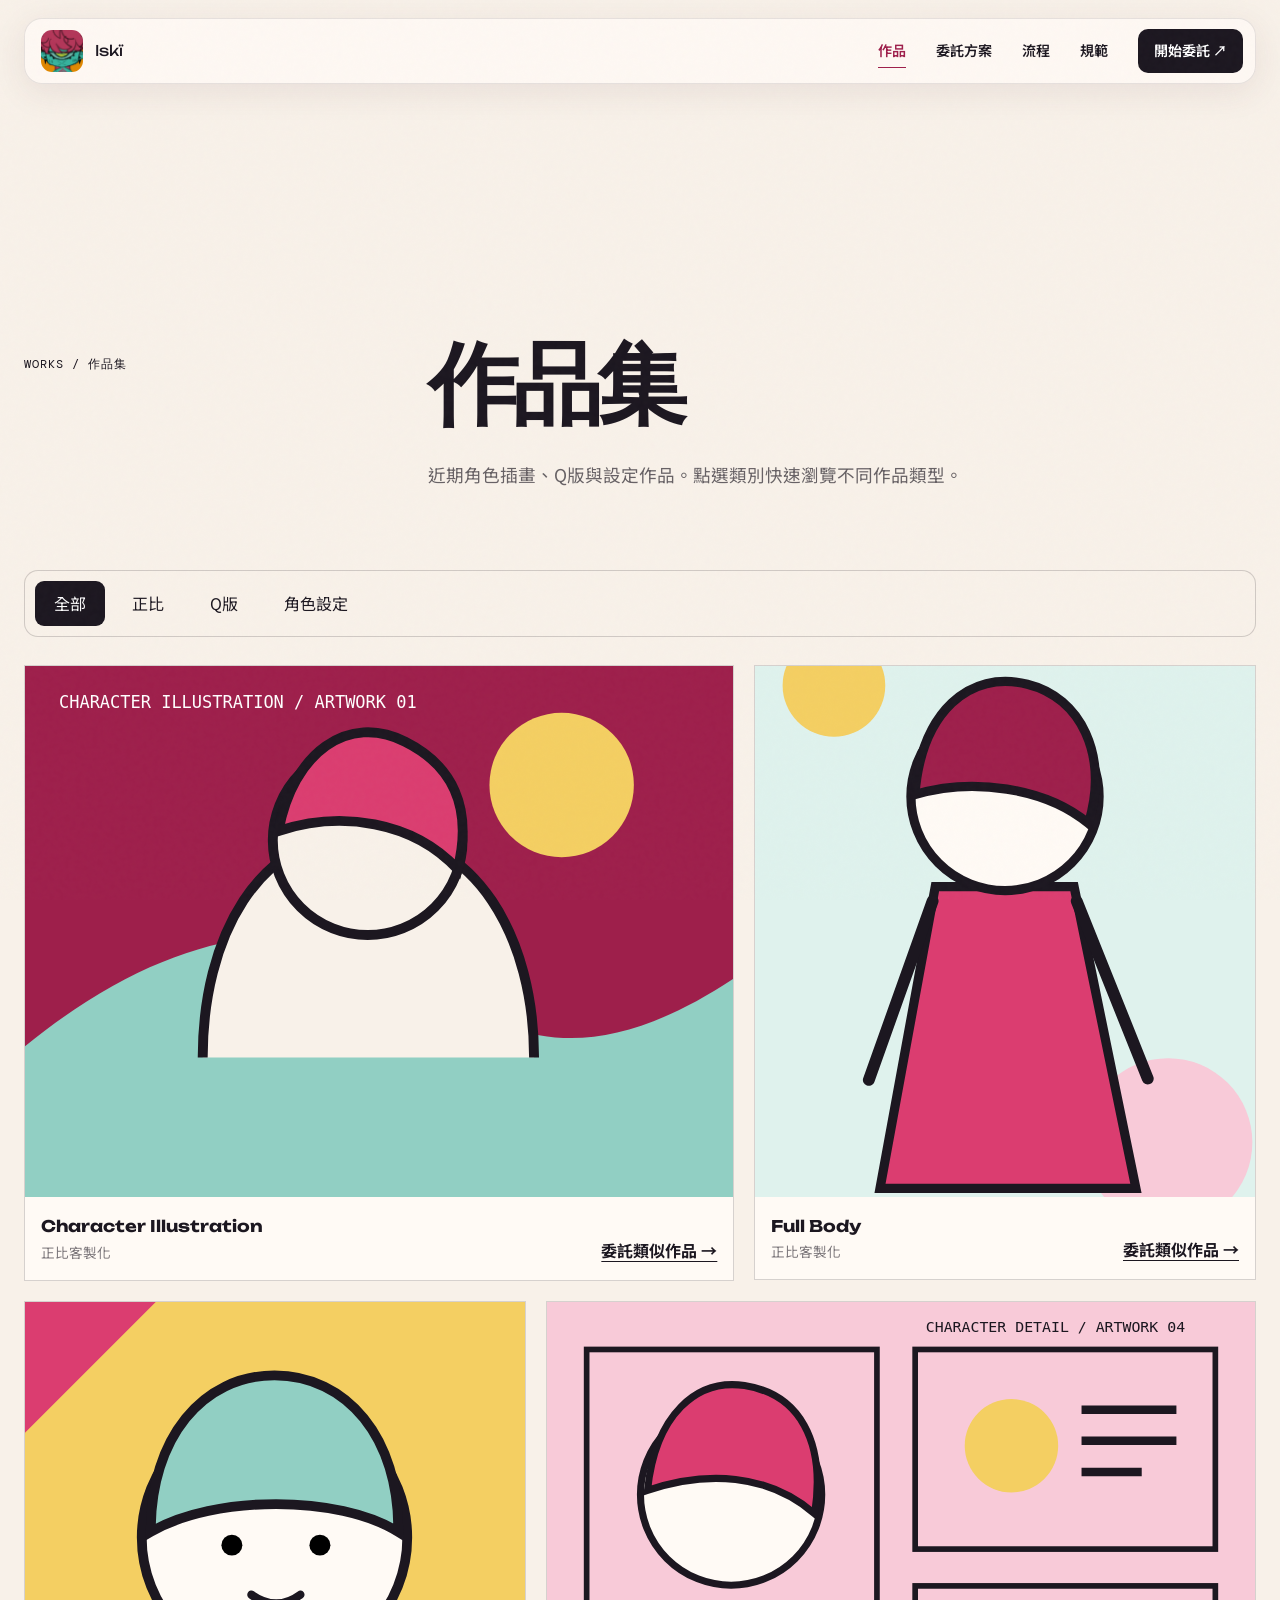
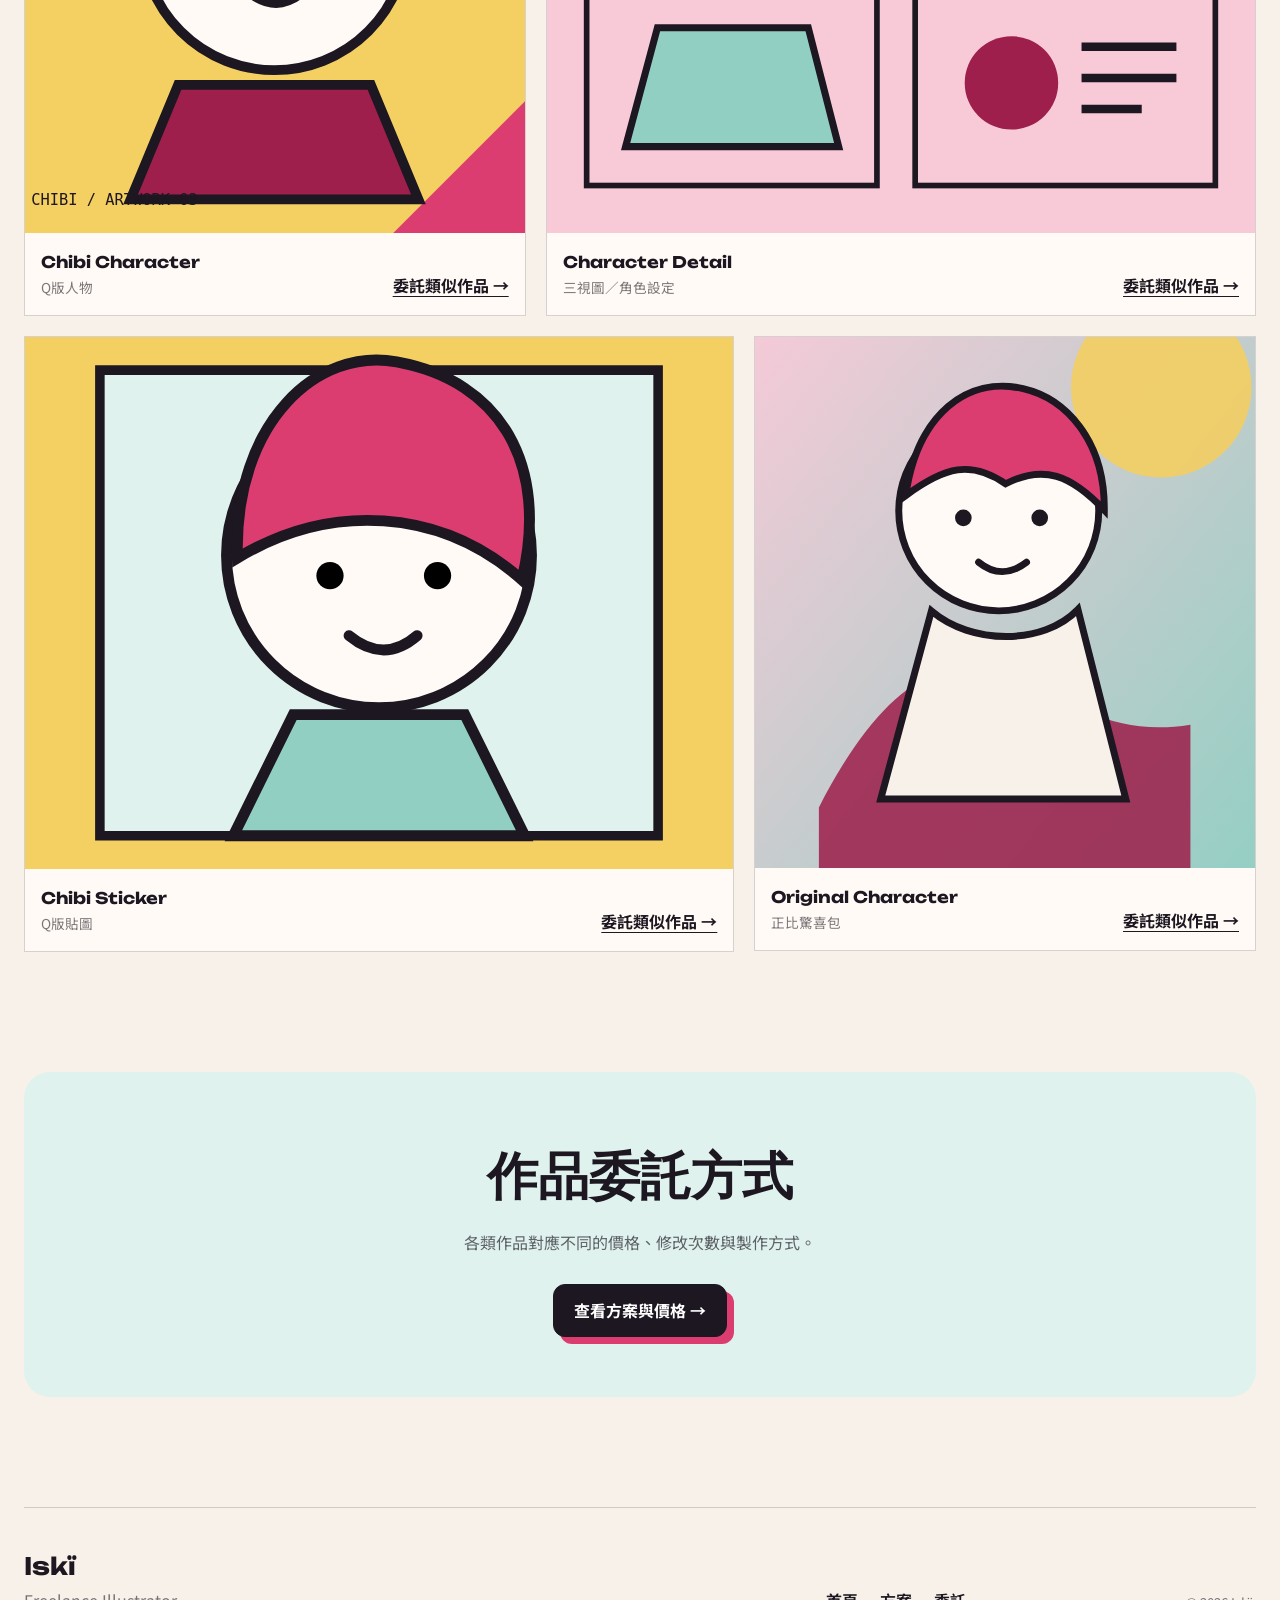
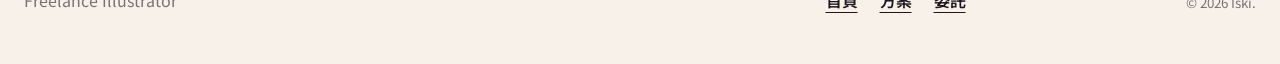
<file: works.html>
<!doctype html>
<html lang="zh-Hant">
<head>
<meta charset="utf-8">
<meta name="viewport" content="width=device-width,initial-scale=1">
<meta name="description" content="Iskï 精選角色插畫、Q版與角色設定作品。">
<title>作品集 — Iskï</title>
<link rel="preconnect" href="https://fonts.googleapis.com">
<link rel="preconnect" href="https://fonts.gstatic.com" crossorigin>
<link href="https://fonts.googleapis.com/css2?family=DM+Mono:wght@400;500&family=Noto+Sans+TC:wght@400;500;600;700&family=Unbounded:wght@500;600&display=swap" rel="stylesheet">
<link rel="stylesheet" href="styles.css">
<script src="script.js" defer>
</script>
</head>
<body data-page="works">
<a class="skip-link" href="#main">跳到主要內容</a>
<div class="grain" aria-hidden="true">
</div>
<header class="site-header">
<a class="brand" href="index.html">
<img src="assets/avatar.png" alt="Iskï 插畫頭像">
<span>Iskï</span>
</a>
<button class="menu-toggle" type="button" aria-expanded="false" aria-controls="site-nav">
<span>
</span>
<span>
</span>
<span>
</span>
<span class="sr-only">開啟選單</span>
</button>
<nav id="site-nav" class="site-nav" aria-label="主要導覽">
<a data-nav="works" href="works.html">作品</a>
<a data-nav="commissions" href="commissions.html">委託方案</a>
<a data-nav="process" href="process.html">流程</a>
<a data-nav="rules" href="rules.html">規範</a>
<a class="nav-cta" href="start.html">開始委託 ↗</a>
</nav>
</header>
<main id="main">
<section class="page-hero section-shell">
<span class="eyebrow">WORKS / 作品集</span>
<h1>作品集</h1>
<p>近期角色插畫、Q版與設定作品。點選類別快速瀏覽不同作品類型。</p>
</section>
<section class="section-shell page-content">
<div class="filter-bar" role="group" aria-label="作品分類">
<button class="active" data-filter="all">全部</button>
<button data-filter="character">正比</button>
<button data-filter="chibi">Q版</button>
<button data-filter="detail">角色設定</button>
</div>
<div class="portfolio-grid">
<figure class="portfolio-item span-7" data-category="character">
<img src="assets/art-01.svg" alt="正比角色插畫作品預留位置">
<figcaption>
<div>
<strong>Character Illustration</strong>
<span>正比客製化</span>
</div>
<a href="start.html">委託類似作品 →</a>
</figcaption>
</figure>
<figure class="portfolio-item span-5" data-category="character">
<img src="assets/art-02.svg" alt="全身角色插畫作品預留位置">
<figcaption>
<div>
<strong>Full Body</strong>
<span>正比客製化</span>
</div>
<a href="start.html">委託類似作品 →</a>
</figcaption>
</figure>
<figure class="portfolio-item span-5" data-category="chibi">
<img src="assets/art-03.svg" alt="Q版人物作品預留位置">
<figcaption>
<div>
<strong>Chibi Character</strong>
<span>Q版人物</span>
</div>
<a href="start.html">委託類似作品 →</a>
</figcaption>
</figure>
<figure class="portfolio-item span-7" data-category="detail">
<img src="assets/art-04.svg" alt="角色設定作品預留位置">
<figcaption>
<div>
<strong>Character Detail</strong>
<span>三視圖／角色設定</span>
</div>
<a href="start.html">委託類似作品 →</a>
</figcaption>
</figure>
<figure class="portfolio-item span-7" data-category="chibi">
<img src="assets/art-chibi.svg" alt="Q版貼圖作品預留位置">
<figcaption>
<div>
<strong>Chibi Sticker</strong>
<span>Q版貼圖</span>
</div>
<a href="start.html">委託類似作品 →</a>
</figcaption>
</figure>
<figure class="portfolio-item span-5" data-category="character">
<img src="assets/art-hero.svg" alt="原創角色插畫作品預留位置">
<figcaption>
<div>
<strong>Original Character</strong>
<span>正比驚喜包</span>
</div>
<a href="start.html">委託類似作品 →</a>
</figcaption>
</figure>
</div>
</section>
<section class="simple-cta section-shell">
<h2>作品委託方式</h2>
<p>各類作品對應不同的價格、修改次數與製作方式。</p>
<a class="button button-primary" href="commissions.html">查看方案與價格 →</a>
</section>
</main>
<footer class="site-footer section-shell">
<div>
<strong>Iskï</strong>
<span>Freelance Illustrator</span>
</div>
<div class="social-links">
<a href="index.html">首頁</a>
<a href="commissions.html">方案</a>
<a href="start.html">委託</a>
</div>
<small>© 2026 Iskï.</small>
</footer>
</body>
</html>
</file>
<file: styles.css>
:root {
  --ink: #1c1720;
  --cream: #f8f1e9;
  --paper: #fffaf5;
  --pink: #db3d70;
  --pink-dark: #9e1f4b;
  --rose: #f6c9d7;
  --mint: #91cfc3;
  --mint-soft: #dff2ed;
  --yellow: #f4cf62;
  --line: rgba(28, 23, 32, .18);
  --white-line: rgba(255,255,255,.2);
  --shadow: 0 24px 70px rgba(76, 37, 55, .14);
  --radius: 24px;
  --ease: cubic-bezier(.22, 1, .36, 1);
}

* { box-sizing: border-box; }
html { scroll-behavior: smooth; }
body {
  margin: 0;
  color: var(--ink);
  background: var(--cream);
  font-family: "Noto Sans TC", system-ui, sans-serif;
  line-height: 1.7;
  overflow-x: hidden;
}
a { color: inherit; }
img { display: block; width: 100%; }
button, a { -webkit-tap-highlight-color: transparent; }
button { font: inherit; }

.sr-only { position: absolute; width: 1px; height: 1px; padding: 0; margin: -1px; overflow: hidden; clip: rect(0,0,0,0); white-space: nowrap; border: 0; }
.skip-link { position: fixed; top: -100px; left: 20px; z-index: 999; padding: 12px 18px; background: var(--ink); color: white; }
.skip-link:focus { top: 20px; }
.grain { position: fixed; inset: 0; z-index: 100; pointer-events: none; opacity: .28; background-image: url("data:image/svg+xml,%3Csvg viewBox='0 0 180 180' xmlns='http://www.w3.org/2000/svg'%3E%3Cfilter id='n'%3E%3CfeTurbulence type='fractalNoise' baseFrequency='.9' numOctaves='3' stitchTiles='stitch'/%3E%3C/filter%3E%3Crect width='100%25' height='100%25' filter='url(%23n)' opacity='.08'/%3E%3C/svg%3E"); }

.section-shell { width: min(1240px, calc(100% - 48px)); margin-inline: auto; }
.section-pad { padding-block: 128px; }
.eyebrow, .section-no, .service-en, .tag, dt, .extras-label { font-family: "DM Mono", monospace; letter-spacing: .08em; font-size: .75rem; }

.site-header {
  position: fixed; z-index: 90; top: 18px; left: 24px; right: 24px;
  max-width: 1340px; margin-inline: auto; padding: 10px 12px 10px 16px;
  display: flex; align-items: center; justify-content: space-between;
  background: rgba(255,250,245,.86); border: 1px solid rgba(28,23,32,.1); border-radius: 18px;
  backdrop-filter: blur(16px); box-shadow: 0 8px 34px rgba(73,45,57,.09);
}
.brand { display: flex; align-items: center; gap: 12px; font-family: "Unbounded", sans-serif; font-size: .92rem; text-decoration: none; }
.brand img { width: 42px; height: 42px; border-radius: 11px; object-fit: cover; }
.site-nav { display: flex; align-items: center; gap: 30px; }
.site-nav a { position: relative; font-size: .88rem; font-weight: 600; text-decoration: none; }
.site-nav a:not(.nav-cta)::after { content: ""; position: absolute; left: 0; bottom: -5px; width: 100%; height: 1px; background: currentColor; transform: scaleX(0); transform-origin: right; transition: transform .3s var(--ease); }
.site-nav a:hover::after, .site-nav a:focus-visible::after { transform: scaleX(1); transform-origin: left; }
.nav-cta { padding: 10px 16px; color: #fff; background: var(--ink); border-radius: 10px; }
.menu-toggle { display: none; width: 44px; height: 44px; border: 0; background: transparent; padding: 10px; cursor: pointer; }
.menu-toggle > span:not(.sr-only) { display: block; height: 2px; margin: 5px 0; background: var(--ink); transition: transform .25s, opacity .25s; }

.hero { min-height: 780px; padding-top: 150px; padding-bottom: 76px; display: grid; grid-template-columns: 1.05fr .95fr; gap: clamp(50px, 7vw, 110px); align-items: center; }
.hero-copy h1, .section-heading h2, .contact-card h2 { margin: 20px 0 26px; font-family: "Unbounded", sans-serif; font-weight: 600; line-height: 1.13; letter-spacing: -.055em; }
.hero-copy h1 { font-size: clamp(3.2rem, 6.6vw, 6.9rem); }
h1 em, .contact-card h2 em { color: var(--pink); font-style: normal; }
.status-dot { display: inline-block; width: 8px; height: 8px; margin-right: 8px; border-radius: 50%; background: #38a169; box-shadow: 0 0 0 6px rgba(56,161,105,.13); animation: pulse 2s infinite; }
.hero-lead { max-width: 610px; font-size: clamp(1rem, 1.8vw, 1.2rem); color: rgba(28,23,32,.72); }
.hero-actions { display: flex; flex-wrap: wrap; gap: 12px; margin: 34px 0 46px; }
.button { min-height: 50px; display: inline-flex; align-items: center; justify-content: center; gap: 12px; padding: 12px 20px; border: 1px solid var(--ink); border-radius: 12px; text-decoration: none; font-weight: 700; cursor: pointer; transition: color .25s, background .25s, box-shadow .25s, transform .25s; }
.button:hover { transform: translateY(-2px); }
.button:focus-visible, a:focus-visible, summary:focus-visible, button:focus-visible { outline: 3px solid var(--yellow); outline-offset: 3px; }
.button-primary { color: white; background: var(--ink); box-shadow: 7px 7px 0 var(--pink); }
.button-primary:hover { box-shadow: 4px 4px 0 var(--pink); }
.button-ghost { color: var(--ink); background: transparent; }
.button-ghost:hover { background: var(--paper); }
.hero-facts { display: grid; grid-template-columns: repeat(3, 1fr); gap: 18px; margin: 0; padding-top: 24px; border-top: 1px solid var(--line); }
.hero-facts dt { color: rgba(28,23,32,.55); }
.hero-facts dd { margin: 4px 0 0; font-weight: 700; }

.hero-art { min-height: 590px; position: relative; }
.hero-art::before { content: ""; position: absolute; width: 86%; height: 86%; left: 9%; top: 2%; border-radius: 48% 52% 46% 54% / 60% 46% 54% 40%; background: var(--rose); transform: rotate(-8deg); }
.art-frame { position: absolute; margin: 0; padding: 11px; background: #fff; box-shadow: var(--shadow); }
.art-frame img { height: 100%; object-fit: cover; }
.art-main { inset: 5% 5% 10% 16%; transform: rotate(2.3deg); }
.art-small { width: 42%; height: 40%; left: -4%; bottom: 0; transform: rotate(-8deg); }
.art-stamp { position: absolute; right: -4%; bottom: 3%; width: 142px; height: 142px; display: grid; place-content: center; text-align: center; border: 2px solid var(--ink); border-radius: 50%; background: var(--yellow); transform: rotate(9deg); }
.art-stamp span { font-family: "Unbounded", sans-serif; font-size: 1.35rem; }
.art-stamp small { font-family: "DM Mono", monospace; font-size: .55rem; line-height: 1.35; }
.scribble { position: absolute; z-index: 2; top: 2%; right: -3%; font-family: "DM Mono", monospace; color: var(--pink-dark); font-size: .72rem; line-height: 1.2; transform: rotate(9deg); }
.scribble::after { content: "↙"; display: block; font-size: 2.4rem; line-height: 1; }

.ticker { overflow: hidden; padding: 13px 0; color: white; background: var(--ink); transform: rotate(-1.2deg) scale(1.02); }
.ticker div { width: max-content; font-family: "DM Mono", monospace; font-size: .82rem; letter-spacing: .13em; animation: marquee 28s linear infinite; }

.section-heading { display: grid; grid-template-columns: .55fr 1.05fr .7fr; gap: 36px; align-items: end; margin-bottom: 66px; }
.section-heading > div:first-child { display: flex; align-items: center; gap: 14px; align-self: start; padding-top: 8px; }
.section-no { width: 34px; height: 34px; display: grid; place-items: center; border: 1px solid currentColor; border-radius: 50%; }
.section-heading h2 { margin: 0; font-size: clamp(2.5rem, 4.7vw, 5rem); }
.section-heading > p { margin: 0; color: rgba(28,23,32,.68); }

.gallery { display: grid; grid-template-columns: repeat(12, 1fr); gap: 22px; align-items: start; }
.gallery-card { grid-column: span 5; margin: 0; overflow: hidden; background: var(--paper); border: 1px solid var(--line); }
.gallery-card:nth-child(3) { grid-column: 2 / span 4; margin-top: -90px; }
.gallery-card:nth-child(4) { grid-column: 6 / span 7; }
.gallery-wide { grid-column: span 7; }
.gallery-tall img { aspect-ratio: 4 / 5; }
.gallery-card img { aspect-ratio: 4 / 3; object-fit: cover; background: var(--rose); transition: transform .7s var(--ease), filter .4s; }
.gallery-card:hover img { transform: scale(1.025); filter: saturate(1.08); }
.gallery-card figcaption { display: flex; justify-content: space-between; padding: 14px 16px; font-family: "DM Mono", monospace; font-size: .75rem; text-transform: uppercase; }

.services { color: #fff; background: var(--ink); }
.section-heading-light > p { color: rgba(255,255,255,.62); }
.service-grid { display: grid; grid-template-columns: repeat(3, 1fr); gap: 18px; }
.service-card { min-height: 625px; display: flex; flex-direction: column; padding: 28px; color: var(--ink); background: #f7eee6; border: 1px solid var(--white-line); border-radius: var(--radius); transition: transform .35s var(--ease), box-shadow .35s; }
.service-card:hover { transform: translateY(-8px); box-shadow: 0 22px 50px rgba(0,0,0,.25); }
.service-card.featured { background: var(--mint-soft); }
.card-top { display: flex; justify-content: space-between; align-items: center; }
.tag { padding: 6px 9px; border: 1px solid currentColor; border-radius: 99px; }
.card-index { width: 38px; height: 38px; display: grid; place-items: center; font-family: "Unbounded", sans-serif; color: white; background: var(--pink); border-radius: 50%; }
.service-card h3 { margin: 50px 0 0; font-size: clamp(1.8rem, 3vw, 2.7rem); line-height: 1.2; }
.service-en { margin: 7px 0 20px; color: var(--pink-dark); }
.service-card > p:not(.service-en) { min-height: 82px; color: rgba(28,23,32,.7); }
.feature-list { list-style: none; padding: 0; margin: 22px 0; }
.feature-list li { position: relative; padding: 7px 0 7px 24px; border-top: 1px solid var(--line); }
.feature-list li::before { content: "＋"; position: absolute; left: 0; color: var(--pink); font-weight: 700; }
.price { display: flex; align-items: baseline; gap: 8px; margin-top: auto; padding-top: 25px; border-top: 1px solid var(--line); }
.price small { font-family: "DM Mono", monospace; }
.price strong { font-family: "Unbounded", sans-serif; font-size: 1.85rem; }
.price span { font-size: .82rem; }
.service-card details { margin-top: 20px; }
.service-card summary { cursor: pointer; font-weight: 600; }
.price-list { display: grid; gap: 4px; margin-top: 10px; font-size: .85rem; }
.card-action { display: flex; justify-content: space-between; margin-top: 24px; padding-top: 18px; border-top: 1px solid var(--ink); text-decoration: none; font-weight: 700; }
.card-action span { transition: transform .25s; }
.card-action:hover span { transform: translateX(5px); }
.extras { margin-top: 26px; display: grid; grid-template-columns: .8fr repeat(4, 1fr); border: 1px solid var(--white-line); border-radius: 16px; overflow: hidden; }
.extras > * { padding: 20px; border-right: 1px solid var(--white-line); }
.extras > *:last-child { border-right: 0; }
.extras div { display: flex; flex-direction: column; }
.extras span:not(.extras-label) { color: rgba(255,255,255,.55); font-size: .82rem; }

.process-list { list-style: none; padding: 0; margin: 0; border-top: 1px solid var(--line); }
.process-list li { display: grid; grid-template-columns: 90px .8fr 1fr; align-items: center; min-height: 130px; border-bottom: 1px solid var(--line); transition: background .25s, padding .25s; }
.process-list li:hover { padding-inline: 18px; background: rgba(255,255,255,.38); }
.process-list > li > span { font-family: "DM Mono", monospace; color: var(--pink); }
.process-list h3 { margin: 0; font-family: "Unbounded", sans-serif; font-size: clamp(1.4rem, 2.4vw, 2.3rem); }
.process-list p { margin: 0; color: rgba(28,23,32,.68); }
.timeline-note { margin-top: 34px; display: grid; grid-template-columns: .5fr 1.2fr 1fr; gap: 20px; align-items: center; padding: 24px; color: white; background: var(--pink-dark); border-radius: 16px; }
.timeline-note span { font-family: "DM Mono", monospace; }
.timeline-note small { color: rgba(255,255,255,.72); }

.rules { background: var(--mint-soft); }
.rules-layout { display: grid; grid-template-columns: .85fr 1.15fr; gap: clamp(50px, 8vw, 120px); }
.rules .section-heading { display: block; margin: 0; position: sticky; top: 130px; align-self: start; }
.rules .section-heading > div:first-child { margin-bottom: 32px; }
.rules .section-heading h2 { margin-bottom: 28px; }
.text-link { display: inline-flex; gap: 8px; margin-top: 18px; font-weight: 700; text-underline-offset: 5px; }
.rule-list { border-top: 1px solid var(--line); }
.rule-list details { padding: 25px 0; border-bottom: 1px solid var(--line); }
.rule-list summary { list-style: none; display: flex; justify-content: space-between; align-items: center; cursor: pointer; font-family: "Unbounded", sans-serif; font-size: 1.1rem; }
.rule-list summary::-webkit-details-marker { display: none; }
.rule-list summary::after { content: "+"; width: 34px; height: 34px; display: grid; place-items: center; border: 1px solid currentColor; border-radius: 50%; transition: transform .25s; }
.rule-list details[open] summary::after { transform: rotate(45deg); }
.rule-list p { max-width: 60ch; color: rgba(28,23,32,.68); }

.contact { padding-block: 100px; }
.contact-card { position: relative; overflow: hidden; display: grid; grid-template-columns: 1.1fr .9fr; gap: 44px; padding: clamp(32px, 7vw, 82px); color: white; background: var(--pink-dark); border-radius: 34px; box-shadow: var(--shadow); }
.contact-card::before { content: ""; position: absolute; width: 430px; height: 430px; right: -160px; top: -180px; border: 72px solid rgba(255,255,255,.07); border-radius: 50%; }
.contact-card h2 { font-size: clamp(2.7rem, 5.5vw, 5.5rem); }
.contact-card h2 em { color: var(--yellow); }
.contact-copy { position: relative; z-index: 1; }
.contact-copy > p { max-width: 55ch; color: rgba(255,255,255,.73); }
.contact-actions { display: flex; flex-wrap: wrap; gap: 12px; margin-top: 34px; }
.contact .button-primary { color: var(--ink); background: var(--yellow); box-shadow: 7px 7px 0 var(--ink); }
.contact .button-ghost { color: white; border-color: white; }
.contact .button-ghost:hover { color: var(--ink); background: white; }
.copy-status { min-height: 1.6em; font-size: .85rem; }
.brief-template { position: relative; z-index: 1; align-self: center; padding: 26px; color: var(--ink); background: var(--paper); border-radius: 18px; box-shadow: 12px 12px 0 var(--rose); transform: rotate(1.5deg); }
.template-head { display: flex; justify-content: space-between; font-family: "DM Mono", monospace; font-size: .75rem; padding-bottom: 18px; border-bottom: 2px solid var(--ink); }
.brief-template ul { list-style: none; padding: 0; margin: 18px 0; }
.brief-template li { display: grid; grid-template-columns: 38px 1fr; gap: 12px; padding: 14px 0; border-bottom: 1px dashed var(--line); }
.brief-template li span { font-family: "DM Mono", monospace; color: var(--pink); }
.template-copy { width: 100%; min-height: 50px; display: flex; justify-content: space-between; align-items: center; padding: 10px 14px; color: white; background: var(--ink); border: 0; border-radius: 9px; cursor: pointer; }

.site-footer { padding: 38px 0 50px; display: grid; grid-template-columns: 1fr 1fr auto; align-items: end; border-top: 1px solid var(--line); }
.site-footer > div:first-child { display: flex; flex-direction: column; }
.site-footer strong { font-family: "Unbounded", sans-serif; font-size: 1.5rem; }
.site-footer span, .site-footer small { color: rgba(28,23,32,.58); }
.social-links { display: flex; gap: 22px; justify-content: center; }
.social-links a { font-weight: 600; text-underline-offset: 5px; }

.reveal { opacity: 0; transform: translateY(28px); transition: opacity .75s var(--ease), transform .75s var(--ease); }
.reveal.visible { opacity: 1; transform: none; }
@keyframes pulse { 50% { box-shadow: 0 0 0 10px rgba(56,161,105,0); } }
@keyframes marquee { to { transform: translateX(-50%); } }

@media (max-width: 980px) {
  .section-pad { padding-block: 92px; }
  .hero { grid-template-columns: 1fr; padding-top: 142px; }
  .hero-art { width: min(670px, 100%); margin-inline: auto; }
  .section-heading { grid-template-columns: 1fr; gap: 20px; }
  .service-grid { grid-template-columns: 1fr 1fr; }
  .service-card:last-child { grid-column: 1 / -1; }
  .extras { grid-template-columns: repeat(2, 1fr); }
  .extras-label { grid-column: 1 / -1; }
  .extras > * { border-bottom: 1px solid var(--white-line); }
  .process-list li { grid-template-columns: 65px .8fr 1fr; }
  .rules-layout { grid-template-columns: 1fr; }
  .rules .section-heading { position: static; }
  .contact-card { grid-template-columns: 1fr; }
}

@media (max-width: 720px) {
  .section-shell { width: min(100% - 32px, 1240px); }
  .site-header { top: 10px; left: 10px; right: 10px; }
  .menu-toggle { display: block; }
  .site-nav { position: absolute; left: 0; right: 0; top: calc(100% + 8px); display: none; flex-direction: column; align-items: stretch; gap: 0; padding: 10px; background: var(--paper); border: 1px solid var(--line); border-radius: 16px; box-shadow: var(--shadow); }
  .site-nav.open { display: flex; }
  .site-nav a { padding: 13px; }
  .nav-cta { margin-top: 6px; text-align: center; }
  .menu-toggle[aria-expanded="true"] span:nth-child(1) { transform: translateY(7px) rotate(45deg); }
  .menu-toggle[aria-expanded="true"] span:nth-child(2) { opacity: 0; }
  .menu-toggle[aria-expanded="true"] span:nth-child(3) { transform: translateY(-7px) rotate(-45deg); }
  .hero { min-height: auto; gap: 42px; }
  .hero-copy h1 { font-size: clamp(2.8rem, 14vw, 4.6rem); }
  .hero-facts { grid-template-columns: 1fr; }
  .hero-art { min-height: 450px; }
  .art-main { inset: 4% 0 13% 10%; }
  .art-small { width: 40%; height: 36%; }
  .art-stamp { width: 100px; height: 100px; right: -2%; }
  .art-stamp span { font-size: 1rem; }
  .section-heading h2 { font-size: clamp(2.25rem, 11vw, 3.6rem); }
  .gallery { grid-template-columns: 1fr; }
  .gallery-card, .gallery-wide, .gallery-card:nth-child(3), .gallery-card:nth-child(4) { grid-column: auto; margin-top: 0; }
  .service-grid { grid-template-columns: 1fr; }
  .service-card:last-child { grid-column: auto; }
  .service-card { min-height: auto; }
  .extras { grid-template-columns: 1fr; }
  .extras-label { grid-column: auto; }
  .extras > * { border-right: 0; }
  .process-list li { grid-template-columns: 46px 1fr; padding: 24px 0; }
  .process-list p { grid-column: 2; }
  .timeline-note { grid-template-columns: 1fr; }
  .contact-card { padding: 32px 22px; border-radius: 22px; }
  .contact-card h2 { font-size: clamp(2.4rem, 12vw, 4rem); }
  .contact-actions { align-items: stretch; flex-direction: column; }
  .site-footer { grid-template-columns: 1fr; gap: 24px; }
  .social-links { justify-content: flex-start; flex-wrap: wrap; }
}

@media (prefers-reduced-motion: reduce) {
  html { scroll-behavior: auto; }
  *, *::before, *::after { animation-duration: .01ms !important; animation-iteration-count: 1 !important; transition-duration: .01ms !important; }
  .reveal { opacity: 1; transform: none; }
}

/* Multi-page information architecture */
.site-nav a.active:not(.nav-cta) { color: var(--pink-dark); }
.site-nav a.active:not(.nav-cta)::after { transform: scaleX(1); }
.home-hero { min-height: 760px; }
.compact-heading { display: grid; grid-template-columns: .55fr 1fr .55fr; gap: 28px; align-items: end; margin-bottom: 50px; }
.compact-heading > div { display: flex; align-items: center; gap: 14px; align-self: start; padding-top: 8px; }
.compact-heading h2 { margin: 0; font-family: "Unbounded", sans-serif; font-size: clamp(2.5rem, 4.8vw, 4.8rem); line-height: 1.08; letter-spacing: -.05em; }
.compact-heading > a { justify-self: end; }
.compact-heading.light { color: white; }
.home-gallery { display: grid; grid-template-columns: repeat(3, 1fr); grid-auto-rows: 260px; gap: 18px; }
.work-tile { position: relative; overflow: hidden; border: 1px solid var(--line); background: var(--paper); text-decoration: none; }
.work-tile.tall { grid-row: span 2; }
.work-tile.wide { grid-column: span 2; }
.work-tile img { height: 100%; object-fit: cover; transition: transform .55s var(--ease), filter .35s; }
.work-tile > span { position: absolute; left: 12px; right: 12px; bottom: 12px; display: flex; justify-content: space-between; padding: 10px 12px; font-family: "DM Mono", monospace; font-size: .72rem; text-transform: uppercase; background: rgba(255,250,245,.88); border: 1px solid rgba(28,23,32,.12); backdrop-filter: blur(8px); }
.work-tile:hover img { transform: scale(1.035); filter: saturate(1.08); }
.home-services { color: white; background: var(--ink); }
.home-service-grid { display: grid; grid-template-columns: repeat(3, 1fr); gap: 18px; }
.home-service-card { min-height: 390px; display: flex; flex-direction: column; padding: 28px; color: var(--ink); background: var(--paper); border-radius: var(--radius); text-decoration: none; transition: transform .3s var(--ease), box-shadow .3s; }
.home-service-card.featured { background: var(--mint-soft); }
.home-service-card .card-index { align-self: flex-end; }
.home-service-card h3 { margin: 38px 0 4px; font-family: "Unbounded", sans-serif; font-size: clamp(1.7rem, 3vw, 2.6rem); }
.home-service-card > p:not(.service-en) { color: rgba(28,23,32,.68); }
.home-service-card strong { margin-top: auto; padding-top: 24px; border-top: 1px solid var(--line); font-family: "Unbounded", sans-serif; font-size: 1.45rem; }
.home-service-card i { margin-top: 18px; font-style: normal; font-weight: 700; }
.home-service-card:hover { transform: translateY(-7px); box-shadow: 0 24px 48px rgba(0,0,0,.22); }
.mini-process { display: grid; grid-template-columns: repeat(4, 1fr); gap: 0; list-style: none; padding: 0; margin: 0; border: 1px solid var(--line); }
.mini-process li { min-height: 250px; padding: 24px; border-right: 1px solid var(--line); }
.mini-process li:last-child { border-right: 0; }
.mini-process span { font-family: "DM Mono", monospace; color: var(--pink); }
.mini-process strong { display: block; margin-top: 74px; font-family: "Unbounded", sans-serif; font-size: 1.22rem; }
.mini-process p { color: rgba(28,23,32,.65); }
.home-cta { margin-bottom: 110px; min-height: 430px; display: grid; grid-template-columns: 1fr .65fr; overflow: hidden; color: white; background: var(--pink-dark); border-radius: 32px; }
.home-cta > div { align-self: center; padding: clamp(30px, 6vw, 72px); }
.home-cta h2 { margin: 10px 0; font-family: "Unbounded", sans-serif; font-size: clamp(2.5rem, 5vw, 5rem); line-height: 1.1; }
.home-cta p { margin-bottom: 30px; color: rgba(255,255,255,.72); }
.home-cta .button-primary { color: var(--ink); background: var(--yellow); box-shadow: 7px 7px 0 var(--ink); }
.home-cta .button-ghost { color: white; border-color: white; margin-left: 10px; }
.home-cta > img { height: 100%; object-fit: cover; }

.page-hero { min-height: 570px; padding-top: 180px; padding-bottom: 80px; display: grid; grid-template-columns: .42fr 1fr; align-content: end; column-gap: 56px; }
.page-hero > .eyebrow { align-self: start; padding-top: 18px; }
.page-hero h1 { grid-column: 2; margin: 0; font-family: "Unbounded", sans-serif; font-size: clamp(3.2rem, 7vw, 7.1rem); line-height: 1.05; letter-spacing: -.06em; }
.page-hero h1 em { color: var(--pink); font-style: normal; }
.page-hero > p { grid-column: 2; max-width: 700px; margin: 30px 0 0; font-size: 1.1rem; color: rgba(28,23,32,.66); }
.page-content { padding-bottom: 120px; }
.filter-bar { position: sticky; top: 92px; z-index: 30; display: flex; gap: 8px; margin-bottom: 28px; padding: 10px; background: rgba(248,241,233,.9); border: 1px solid var(--line); border-radius: 14px; backdrop-filter: blur(12px); }
.filter-bar button { min-height: 42px; padding: 8px 18px; color: var(--ink); background: transparent; border: 1px solid transparent; border-radius: 9px; cursor: pointer; }
.filter-bar button.active { color: white; background: var(--ink); }
.portfolio-grid { display: grid; grid-template-columns: repeat(12, 1fr); gap: 20px; align-items: start; }
.portfolio-item { margin: 0; background: var(--paper); border: 1px solid var(--line); }
.portfolio-item.span-7 { grid-column: span 7; }
.portfolio-item.span-5 { grid-column: span 5; }
.portfolio-item img { aspect-ratio: 4/3; object-fit: cover; }
.portfolio-item.span-5 img { aspect-ratio: 4/4.25; }
.portfolio-item figcaption { display: flex; justify-content: space-between; align-items: end; gap: 16px; padding: 16px; }
.portfolio-item figcaption div { display: flex; flex-direction: column; }
.portfolio-item figcaption strong { font-family: "Unbounded", sans-serif; }
.portfolio-item figcaption span { color: rgba(28,23,32,.58); font-size: .85rem; }
.portfolio-item figcaption a { font-weight: 700; text-underline-offset: 4px; }
.portfolio-item.filtered-out { display: none; }
.simple-cta { margin-bottom: 110px; padding: 60px; text-align: center; background: var(--mint-soft); border-radius: 26px; }
.simple-cta h2 { margin: 0; font-family: "Unbounded", sans-serif; font-size: clamp(2rem, 4vw, 4rem); }
.simple-cta p { margin: 10px 0 28px; color: rgba(28,23,32,.66); }

.comparison-wrap { overflow-x: auto; margin-bottom: 70px; }
.comparison { width: 100%; min-width: 720px; border-collapse: collapse; background: var(--paper); }
.comparison caption { padding: 0 0 18px; text-align: left; font-family: "Unbounded", sans-serif; font-size: 1.4rem; }
.comparison th, .comparison td { padding: 18px; text-align: left; border: 1px solid var(--line); }
.comparison thead th { color: white; background: var(--ink); }
.comparison tbody th { font-family: "DM Mono", monospace; font-size: .8rem; }
.detail-cards { display: grid; gap: 28px; }
.detail-card { scroll-margin-top: 110px; display: grid; grid-template-columns: 1fr .8fr auto; gap: 42px; align-items: center; padding: 38px; background: var(--paper); border: 1px solid var(--line); border-radius: 24px; }
.detail-card.mint { background: var(--mint-soft); }
.detail-card.pink { background: #f9dfe7; }
.detail-card h2 { margin: 18px 0 8px; font-family: "Unbounded", sans-serif; font-size: clamp(2rem, 3.7vw, 3.6rem); }
.detail-card p { color: rgba(28,23,32,.65); }
.detail-card ul { list-style: none; padding: 0; margin: 0; }
.detail-card li { display: flex; justify-content: space-between; gap: 20px; padding: 9px 0; border-bottom: 1px solid var(--line); }
.other-menu { margin-top: 90px; }
.other-menu > h2 { font-family: "Unbounded", sans-serif; font-size: 2.7rem; }
.other-menu > div { display: grid; grid-template-columns: repeat(4, 1fr); border: 1px solid var(--line); }
.other-menu article { padding: 24px; border-right: 1px solid var(--line); }
.other-menu article:last-child { border-right: 0; }
.other-menu article > span { font-family: "DM Mono", monospace; color: var(--pink); }
.other-menu h3 { margin: 50px 0 10px; font-family: "Unbounded", sans-serif; }
.other-menu p { color: rgba(28,23,32,.65); }

.process-list.large li { grid-template-columns: 90px 1fr 100px; min-height: 180px; }
.process-list.large h2 { margin: 0; font-family: "Unbounded", sans-serif; font-size: clamp(1.6rem, 3vw, 3rem); }
.process-list.large small { justify-self: end; font-family: "DM Mono", monospace; color: rgba(28,23,32,.42); }
.info-grid { display: grid; grid-template-columns: repeat(3, 1fr); gap: 18px; margin-top: 60px; }
.info-grid article { padding: 28px; background: var(--paper); border: 1px solid var(--line); border-radius: 18px; }
.info-grid h3 { margin: 35px 0 8px; font-family: "Unbounded", sans-serif; font-size: 1.5rem; }
.info-grid p { color: rgba(28,23,32,.65); }

.rules-page { display: grid; grid-template-columns: 260px 1fr; gap: 70px; }
.rules-page aside { position: sticky; top: 110px; align-self: start; display: flex; flex-direction: column; padding: 22px; background: var(--paper); border: 1px solid var(--line); border-radius: 16px; }
.rules-page aside strong { margin-bottom: 14px; font-family: "Unbounded", sans-serif; }
.rules-page aside a { padding: 8px 0; color: rgba(28,23,32,.68); text-underline-offset: 4px; }
.rule-sections > section { scroll-margin-top: 110px; display: grid; grid-template-columns: 70px 1fr; gap: 30px; padding: 0 0 55px; margin-bottom: 55px; border-bottom: 1px solid var(--line); }
.rule-sections > section > span { width: 46px; height: 46px; display: grid; place-items: center; font-family: "DM Mono", monospace; color: white; background: var(--pink); border-radius: 50%; }
.rule-sections h2 { margin: 0; font-family: "Unbounded", sans-serif; font-size: clamp(1.8rem, 3vw, 3rem); }
.rule-sections li { margin: 12px 0; }
.acknowledge { margin-bottom: 110px; padding: 50px; display: flex; justify-content: space-between; align-items: center; gap: 24px; color: white; background: var(--ink); border-radius: 22px; }
.acknowledge p { font-family: "Unbounded", sans-serif; font-size: 1.5rem; }

.start-layout { display: grid; grid-template-columns: 1fr .72fr; gap: 50px; align-items: start; }
.start-progress { grid-column: 1 / -1; display: grid; grid-template-columns: repeat(3, 1fr); border: 1px solid var(--line); }
.start-progress span { padding: 14px; text-align: center; border-right: 1px solid var(--line); font-family: "DM Mono", monospace; font-size: .75rem; }
.start-progress span:last-child { border-right: 0; }
.start-progress .current { color: white; background: var(--ink); }
.commission-form { display: grid; gap: 18px; }
.commission-form fieldset { display: grid; gap: 10px; padding: 28px; background: var(--paper); border: 1px solid var(--line); border-radius: 18px; }
.commission-form legend { padding: 0 12px; font-family: "Unbounded", sans-serif; font-size: 1.2rem; }
.commission-form legend span { margin-right: 10px; color: var(--pink); font-family: "DM Mono", monospace; }
.commission-form label:not(.check-row) { margin-top: 12px; font-weight: 700; }
.commission-form input, .commission-form select, .commission-form textarea { width: 100%; padding: 12px 14px; color: var(--ink); background: white; border: 1px solid rgba(28,23,32,.3); border-radius: 9px; font: inherit; }
.commission-form input:focus, .commission-form select:focus, .commission-form textarea:focus { outline: 3px solid var(--yellow); border-color: var(--ink); }
.check-row { display: flex; gap: 10px; align-items: flex-start; }
.check-row input { width: 20px; height: 20px; margin-top: 4px; }
.check-row a { margin-left: 4px; }
.form-submit { width: 100%; }
.brief-preview { position: sticky; top: 110px; padding: 30px; background: var(--mint-soft); border: 1px solid var(--line); border-radius: 20px; }
.brief-preview h2 { margin: 8px 0 18px; font-family: "Unbounded", sans-serif; font-size: 2rem; }
.brief-preview pre { min-height: 250px; white-space: pre-wrap; word-break: break-word; padding: 18px; background: var(--paper); border: 1px dashed var(--line); font-family: "Noto Sans TC", sans-serif; line-height: 1.7; }
.brief-preview > .button { width: 100%; margin-top: 10px; }
.disabled { opacity: .45; pointer-events: none; }
.discord-box { display: grid; grid-template-columns: 1fr auto; gap: 2px 16px; margin-top: 28px; padding-top: 22px; border-top: 1px solid var(--line); }
.discord-box span { font-family: "DM Mono", monospace; font-size: .7rem; }
.discord-box strong { grid-column: 1; }
.discord-box button { grid-column: 2; grid-row: 1 / 3; border: 1px solid var(--ink); border-radius: 8px; background: transparent; cursor: pointer; }

@media (max-width: 980px) {
  .compact-heading { grid-template-columns: 1fr; }
  .compact-heading > a { justify-self: start; }
  .home-service-grid, .info-grid { grid-template-columns: 1fr; }
  .mini-process { grid-template-columns: 1fr 1fr; }
  .mini-process li:nth-child(2) { border-right: 0; }
  .mini-process li:nth-child(-n+2) { border-bottom: 1px solid var(--line); }
  .page-hero { grid-template-columns: 1fr; min-height: 520px; }
  .page-hero h1, .page-hero > p { grid-column: 1; }
  .detail-card { grid-template-columns: 1fr 1fr; }
  .detail-card .button { grid-column: 1 / -1; }
  .other-menu > div { grid-template-columns: 1fr 1fr; }
  .other-menu article:nth-child(2) { border-right: 0; }
  .other-menu article:nth-child(-n+2) { border-bottom: 1px solid var(--line); }
  .rules-page, .start-layout { grid-template-columns: 1fr; }
  .rules-page aside, .brief-preview { position: static; }
}

@media (max-width: 720px) {
  .home-gallery { grid-template-columns: 1fr 1fr; grid-auto-rows: 210px; }
  .work-tile.wide { grid-column: span 2; }
  .home-cta { grid-template-columns: 1fr; }
  .home-cta > img { max-height: 300px; }
  .home-cta .button-ghost { margin: 10px 0 0; }
  .portfolio-grid { grid-template-columns: 1fr; }
  .portfolio-item.span-7, .portfolio-item.span-5 { grid-column: 1; }
  .portfolio-item.span-5 img { aspect-ratio: 4/3; }
  .detail-card { grid-template-columns: 1fr; padding: 26px; }
  .other-menu > div { grid-template-columns: 1fr; }
  .other-menu article { border-right: 0; border-bottom: 1px solid var(--line); }
  .process-list.large li { grid-template-columns: 48px 1fr; }
  .process-list.large small { grid-column: 2; justify-self: start; }
  .rules-page { gap: 30px; }
  .rule-sections > section { grid-template-columns: 1fr; }
  .acknowledge { flex-direction: column; align-items: flex-start; }
  .start-progress { grid-template-columns: 1fr; }
  .start-progress span { border-right: 0; border-bottom: 1px solid var(--line); }
  .page-hero h1 { font-size: clamp(2.8rem, 13vw, 4.5rem); }
  .simple-cta { padding: 40px 20px; }
}

.home-faq { display: grid; grid-template-columns: .72fr 1.28fr; gap: clamp(42px, 8vw, 110px); }
.faq-heading { align-self: start; position: sticky; top: 120px; }
.faq-heading h2 { margin: 16px 0; font-family: "Unbounded", sans-serif; font-size: clamp(2.7rem, 5vw, 5rem); line-height: 1.08; letter-spacing: -.05em; }
.faq-heading p { max-width: 38ch; color: rgba(28,23,32,.66); }
.faq-list { border-top: 1px solid var(--line); }
.faq-list details { padding: 25px 0; border-bottom: 1px solid var(--line); }
.faq-list summary { list-style: none; display: flex; justify-content: space-between; align-items: center; gap: 20px; cursor: pointer; font-family: "Unbounded", sans-serif; font-size: 1.08rem; }
.faq-list summary::-webkit-details-marker { display: none; }
.faq-list summary::after { content: "+"; flex: 0 0 36px; width: 36px; height: 36px; display: grid; place-items: center; border: 1px solid currentColor; border-radius: 50%; transition: transform .25s; }
.faq-list details[open] summary::after { transform: rotate(45deg); }
.faq-list details p { max-width: 65ch; margin: 14px 56px 0 0; color: rgba(28,23,32,.67); }
.faq-actions { display: flex; flex-wrap: wrap; gap: 12px; margin-top: 30px; }

@media (max-width: 820px) {
  .home-faq { grid-template-columns: 1fr; }
  .faq-heading { position: static; }
}
</file>
